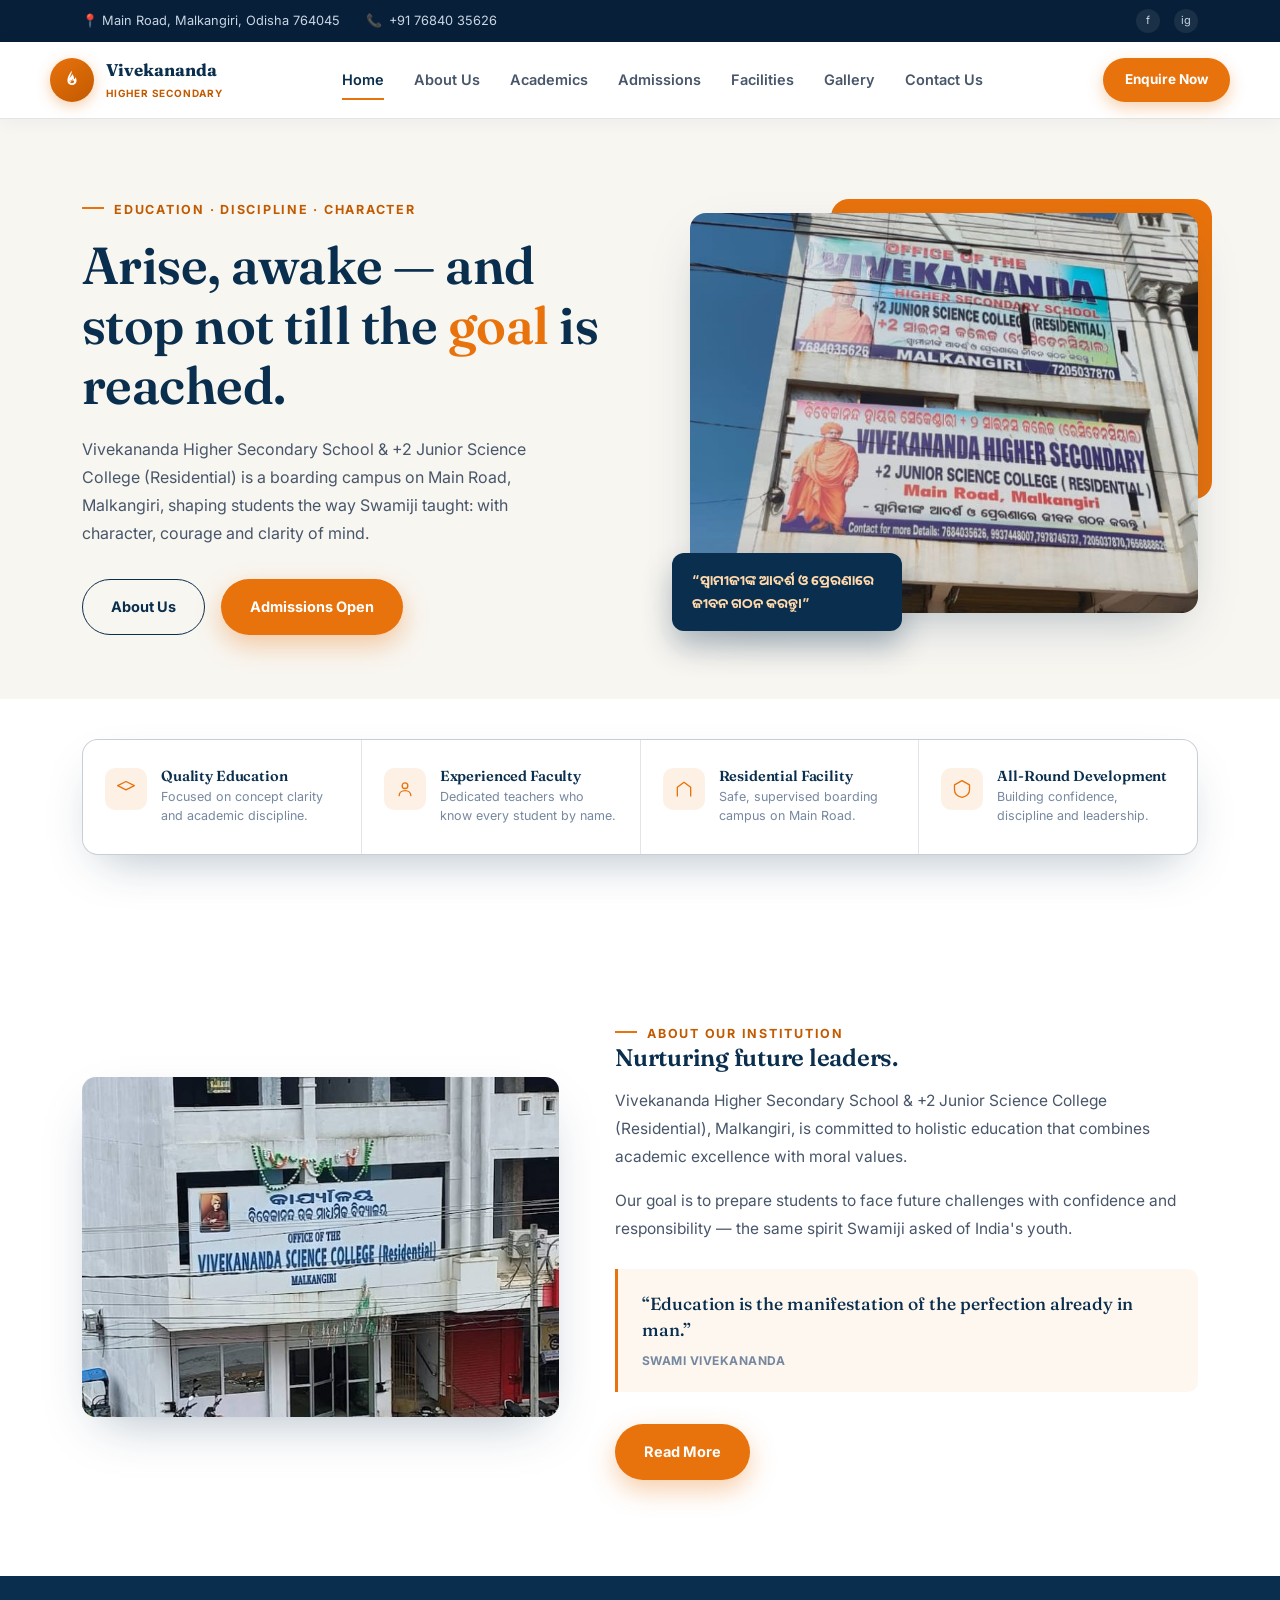
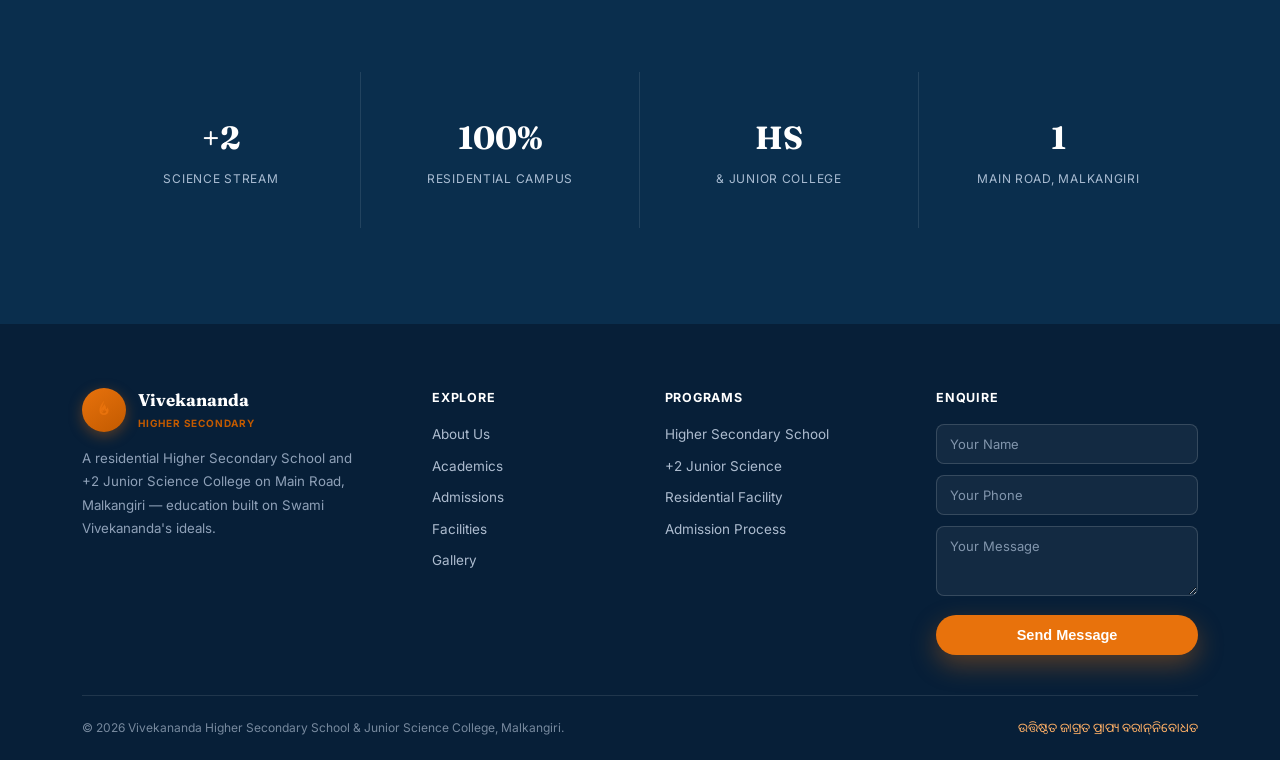
<file: index.html>
<!DOCTYPE html>
<html lang="en">
<head>
<meta charset="UTF-8">
<meta name="viewport" content="width=device-width, initial-scale=1.0">
<title>Vivekananda Higher Secondary School &amp; +2 Junior Science College | Malkangiri</title>
<meta name="description" content="Residential Higher Secondary School and Junior Science College on Main Road, Malkangiri, built on Swami Vivekananda's ideals.">
<link rel="preconnect" href="https://fonts.googleapis.com">
<link rel="preconnect" href="https://fonts.gstatic.com" crossorigin>
<link rel="stylesheet" href="style.css?v=3">
</head>
<body>
<div class="topbar">
  <div class="wrap">
    <div class="tb-left">
      <span>&#128205; Main Road, Malkangiri, Odisha 764045</span>
      <span>&#128222; <a href="tel:+917684035626">+91 76840 35626</a></span>
    </div>
    <div class="tb-right">
      <a href="#" aria-label="Facebook">f</a>
      <a href="#" aria-label="Instagram">ig</a>
    </div>
  </div>
</div>

<header class="site">
  <div class="wrap navrow">
    <a href="index.html" class="brand">
      <span class="brand-mark">
        <svg viewBox="0 0 24 24" width="22" height="22" fill="none"><path d="M12 2C12 2 7 7.5 7 12.5C7 15.5 9 17.5 12 17.5C15 17.5 17 15.5 17 12.5C17 10.8 16.2 9.6 15.4 8.6C15.6 10 15 11 14 11.2C14.6 9 13.5 7 12 5.5C12.2 7 11 8 10 9.2C9.3 10 9 11 9 12C9 13.5 10.2 14.5 11.5 14.3C10.5 13.6 10.3 12.6 10.8 11.7C11.2 12.6 12 13 12.7 12.5C12.3 11.8 12.5 11 13 10.5C13 12 13.5 13 14.5 13.3C14.2 14.6 13.2 15.5 12 15.5C10.3 15.5 9 14.1 9 12.3C9 8.5 12 5 12 2Z" fill="white"/></svg>
      </span>
      <span class="brand-text"><span class="name">Vivekananda</span><br><span class="sub">Higher Secondary</span></span>
    </a>
    <nav class="links">
      <a href="index.html" class="active">Home</a>
      <a href="about.html">About Us</a>
      <a href="academics.html">Academics</a>
      <a href="admissions.html">Admissions</a>
      <a href="facilities.html">Facilities</a>
      <a href="gallery.html">Gallery</a>
      <a href="contact.html">Contact Us</a>
    </nav>
    <a href="admissions.html" class="nav-cta">Enquire Now</a>
    <button class="burger" id="burgerBtn" aria-label="Open menu">&#9776;</button>
  </div>
</header>

<div class="mobile-nav" id="mobileNav">
  <button class="mnav-close" id="mnavClose">&times;</button>
  <a href="index.html" class="active">Home</a>
  <a href="about.html">About Us</a>
  <a href="academics.html">Academics</a>
  <a href="admissions.html">Admissions</a>
  <a href="facilities.html">Facilities</a>
  <a href="gallery.html">Gallery</a>
  <a href="contact.html">Contact Us</a>
  <a href="admissions.html" class="nav-cta">Enquire Now</a>
</div>

<section class="hero">
  <div class="wrap">
    <div>
      <span class="eyebrow">Education &middot; Discipline &middot; Character</span>
      <h1>Arise, awake &mdash; and stop not till the <em>goal</em> is reached.</h1>
      <p class="hero-lede">Vivekananda Higher Secondary School &amp; +2 Junior Science College (Residential) is a boarding campus on Main Road, Malkangiri, shaping students the way Swamiji taught: with character, courage and clarity of mind.</p>
      <div class="hero-ctas">
        <a href="about.html" class="btn btn-ghost">About Us</a>
        <a href="admissions.html" class="btn btn-primary">Admissions Open</a>
      </div>
    </div>
    <div class="hero-visual reveal">
      <img src="campus-signage.jpg" alt="Vivekananda Higher Secondary School signage, Malkangiri">
      <div class="odia-tag">
        <p class="odia">&ldquo;ସ୍ବାମୀଜୀଙ୍କ ଆଦର୍ଶ ଓ ପ୍ରେରଣାରେ ଜୀବନ ଗଠନ କରନ୍ତୁ।&rdquo;</p>
      </div>
    </div>
  </div>
</section>

<section class="quickvals">
  <div class="wrap">
    <div class="qv-grid">
      <div class="qv-item reveal">
        <div class="ic"><svg width="20" height="20" viewBox="0 0 24 24" fill="none"><path d="M12 3 2 8l10 5 10-5-10-5Z" stroke="#e8720c" stroke-width="1.6" stroke-linejoin="round"/></svg></div>
        <div class="qv-text"><h4>Quality Education</h4><p>Focused on concept clarity and academic discipline.</p></div>
      </div>
      <div class="qv-item reveal">
        <div class="ic"><svg width="20" height="20" viewBox="0 0 24 24" fill="none"><circle cx="12" cy="8" r="3.4" stroke="#e8720c" stroke-width="1.6"/><path d="M5 20c0-3.6 3.1-6 7-6s7 2.4 7 6" stroke="#e8720c" stroke-width="1.6" stroke-linecap="round"/></svg></div>
        <div class="qv-text"><h4>Experienced Faculty</h4><p>Dedicated teachers who know every student by name.</p></div>
      </div>
      <div class="qv-item reveal">
        <div class="ic"><svg width="20" height="20" viewBox="0 0 24 24" fill="none"><path d="M4 21V10l8-6 8 6v11" stroke="#e8720c" stroke-width="1.6" stroke-linejoin="round"/></svg></div>
        <div class="qv-text"><h4>Residential Facility</h4><p>Safe, supervised boarding campus on Main Road.</p></div>
      </div>
      <div class="qv-item reveal">
        <div class="ic"><svg width="20" height="20" viewBox="0 0 24 24" fill="none"><path d="M12 2 3 7v6c0 5 4 8 9 9 5-1 9-4 9-9V7l-9-5Z" stroke="#e8720c" stroke-width="1.6" stroke-linejoin="round"/></svg></div>
        <div class="qv-text"><h4>All-Round Development</h4><p>Building confidence, discipline and leadership.</p></div>
      </div>
    </div>
  </div>
</section>

<section class="feature-split">
  <div class="wrap fs-grid">
    <img class="reveal" src="campus-main.jpg" alt="Vivekananda Science College main campus building, Malkangiri">
    <div class="fs-text reveal">
      <span class="eyebrow">About Our Institution</span>
      <h2>Nurturing future leaders.</h2>
      <p>Vivekananda Higher Secondary School &amp; +2 Junior Science College (Residential), Malkangiri, is committed to holistic education that combines academic excellence with moral values.</p>
      <p>Our goal is to prepare students to face future challenges with confidence and responsibility &mdash; the same spirit Swamiji asked of India's youth.</p>
      <div class="pullquote">
        <p>&ldquo;Education is the manifestation of the perfection already in man.&rdquo;</p>
        <span>Swami Vivekananda</span>
      </div>
      <div class="hero-ctas"><a href="about.html" class="btn btn-primary">Read More</a></div>
    </div>
  </div>
</section>

<section class="statstrip">
  <div class="wrap">
    <div class="stat reveal"><div class="n">+2</div><div class="l">Science Stream</div></div>
    <div class="stat reveal"><div class="n">100%</div><div class="l">Residential Campus</div></div>
    <div class="stat reveal"><div class="n">HS</div><div class="l">&amp; Junior College</div></div>
    <div class="stat reveal"><div class="n">1</div><div class="l">Main Road, Malkangiri</div></div>
  </div>
</section>
<footer>
  <div class="wrap">
    <div class="foot-grid">
      <div class="foot-brand">
        <a href="index.html" class="brand">
          <span class="brand-mark">
            <svg viewBox="0 0 24 24" width="22" height="22" fill="none"><path d="M12 2C12 2 7 7.5 7 12.5C7 15.5 9 17.5 12 17.5C15 17.5 17 15.5 17 12.5C17 10.8 16.2 9.6 15.4 8.6C15.6 10 15 11 14 11.2C14.6 9 13.5 7 12 5.5C12.2 7 11 8 10 9.2C9.3 10 9 11 9 12C9 13.5 10.2 14.5 11.5 14.3C10.5 13.6 10.3 12.6 10.8 11.7C11.2 12.6 12 13 12.7 12.5C12.3 11.8 12.5 11 13 10.5C13 12 13.5 13 14.5 13.3C14.2 14.6 13.2 15.5 12 15.5C10.3 15.5 9 14.1 9 12.3C9 8.5 12 5 12 2Z" fill="#e8720c"/></svg>
          </span>
          <span class="brand-text"><span class="name">Vivekananda</span><br><span class="sub">Higher Secondary</span></span>
        </a>
        <p>A residential Higher Secondary School and +2 Junior Science College on Main Road, Malkangiri &mdash; education built on Swami Vivekananda's ideals.</p>
      </div>
      <div>
        <h5>Explore</h5>
        <ul>
          <li><a href="about.html">About Us</a></li>
          <li><a href="academics.html">Academics</a></li>
          <li><a href="admissions.html">Admissions</a></li>
          <li><a href="facilities.html">Facilities</a></li>
          <li><a href="gallery.html">Gallery</a></li>
        </ul>
      </div>
      <div>
        <h5>Programs</h5>
        <ul>
          <li><a href="academics.html">Higher Secondary School</a></li>
          <li><a href="academics.html">+2 Junior Science</a></li>
          <li><a href="facilities.html">Residential Facility</a></li>
          <li><a href="admissions.html">Admission Process</a></li>
        </ul>
      </div>
      <div>
        <h5>Enquire</h5>
        <form class="enquiry-box demo-form">
          <input type="text" placeholder="Your Name" required>
          <input type="tel" placeholder="Your Phone" required>
          <textarea placeholder="Your Message"></textarea>
          <button type="submit" class="btn btn-primary">Send Message</button>
        </form>
      </div>
    </div>
    <div class="foot-bottom">
      <span>&copy; 2026 Vivekananda Higher Secondary School &amp; Junior Science College, Malkangiri.</span>
      <span class="odia">ଉତ୍ତିଷ୍ଠତ ଜାଗ୍ରତ ପ୍ରାପ୍ୟ ବରାନ୍‌ନିବୋଧତ</span>
    </div>
  </div>
</footer>
<script src="main.js"></script>
</body>
</html>
</file>
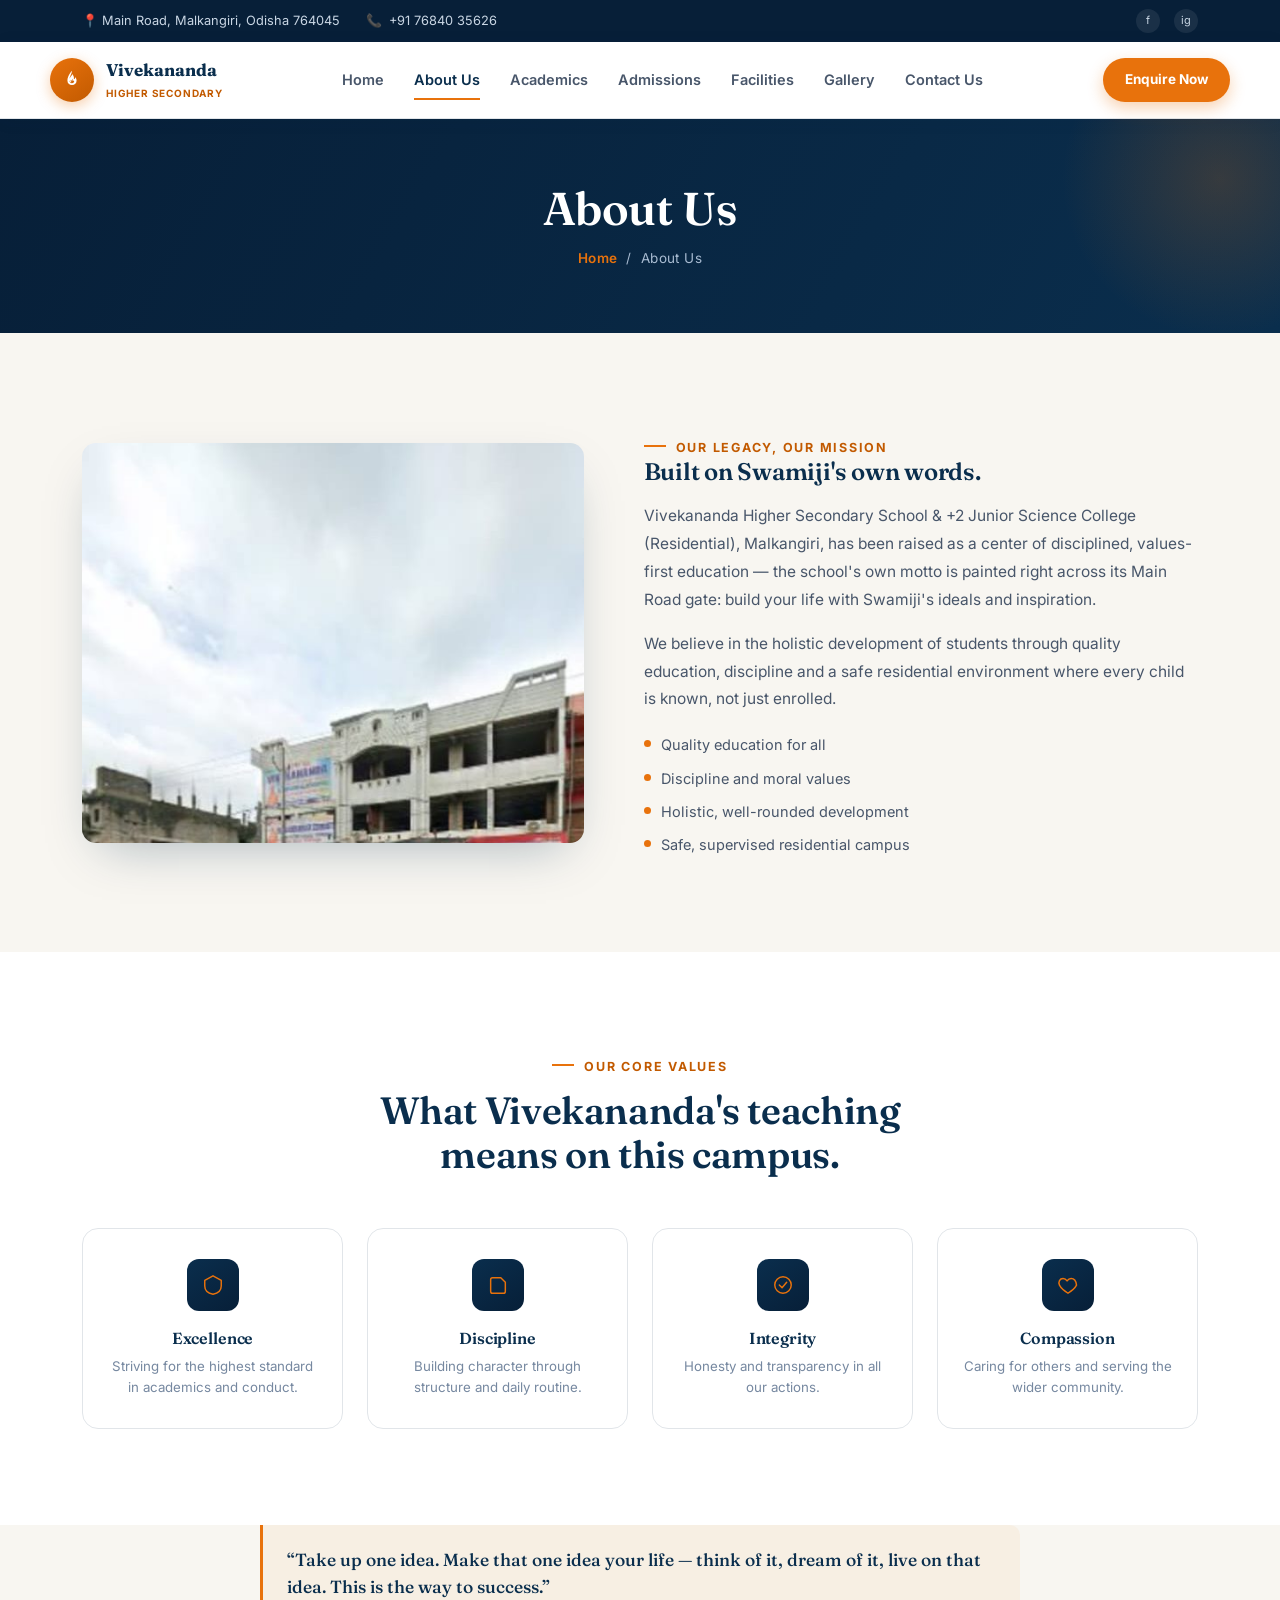
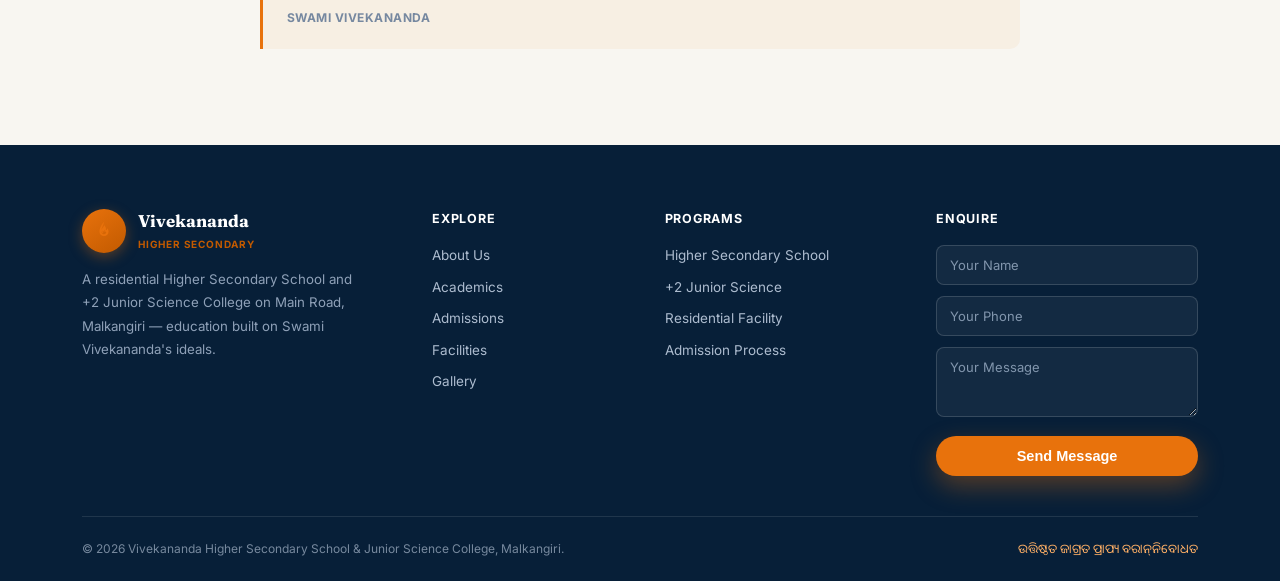
<file: about.html>
<!DOCTYPE html>
<html lang="en">
<head>
<meta charset="UTF-8">
<meta name="viewport" content="width=device-width, initial-scale=1.0">
<title>About Us | Vivekananda Higher Secondary School, Malkangiri</title>
<meta name="description" content="Our legacy and mission — Vivekananda Higher Secondary School and Junior Science College, Malkangiri.">
<link rel="preconnect" href="https://fonts.googleapis.com">
<link rel="preconnect" href="https://fonts.gstatic.com" crossorigin>
<link rel="stylesheet" href="style.css?v=3">
</head>
<body>
<div class="topbar">
  <div class="wrap">
    <div class="tb-left">
      <span>&#128205; Main Road, Malkangiri, Odisha 764045</span>
      <span>&#128222; <a href="tel:+917684035626">+91 76840 35626</a></span>
    </div>
    <div class="tb-right">
      <a href="#" aria-label="Facebook">f</a>
      <a href="#" aria-label="Instagram">ig</a>
    </div>
  </div>
</div>

<header class="site">
  <div class="wrap navrow">
    <a href="index.html" class="brand">
      <span class="brand-mark">
        <svg viewBox="0 0 24 24" width="22" height="22" fill="none"><path d="M12 2C12 2 7 7.5 7 12.5C7 15.5 9 17.5 12 17.5C15 17.5 17 15.5 17 12.5C17 10.8 16.2 9.6 15.4 8.6C15.6 10 15 11 14 11.2C14.6 9 13.5 7 12 5.5C12.2 7 11 8 10 9.2C9.3 10 9 11 9 12C9 13.5 10.2 14.5 11.5 14.3C10.5 13.6 10.3 12.6 10.8 11.7C11.2 12.6 12 13 12.7 12.5C12.3 11.8 12.5 11 13 10.5C13 12 13.5 13 14.5 13.3C14.2 14.6 13.2 15.5 12 15.5C10.3 15.5 9 14.1 9 12.3C9 8.5 12 5 12 2Z" fill="white"/></svg>
      </span>
      <span class="brand-text"><span class="name">Vivekananda</span><br><span class="sub">Higher Secondary</span></span>
    </a>
    <nav class="links">
      <a href="index.html">Home</a>
      <a href="about.html" class="active">About Us</a>
      <a href="academics.html">Academics</a>
      <a href="admissions.html">Admissions</a>
      <a href="facilities.html">Facilities</a>
      <a href="gallery.html">Gallery</a>
      <a href="contact.html">Contact Us</a>
    </nav>
    <a href="admissions.html" class="nav-cta">Enquire Now</a>
    <button class="burger" id="burgerBtn" aria-label="Open menu">&#9776;</button>
  </div>
</header>

<div class="mobile-nav" id="mobileNav">
  <button class="mnav-close" id="mnavClose">&times;</button>
  <a href="index.html">Home</a>
  <a href="about.html" class="active">About Us</a>
  <a href="academics.html">Academics</a>
  <a href="admissions.html">Admissions</a>
  <a href="facilities.html">Facilities</a>
  <a href="gallery.html">Gallery</a>
  <a href="contact.html">Contact Us</a>
  <a href="admissions.html" class="nav-cta">Enquire Now</a>
</div>
<section class="pagehero">
  <div class="wrap">
    <h1>About Us</h1>
    <p class="crumb"><a href="index.html">Home</a> &nbsp;/&nbsp; About Us</p>
  </div>
</section>

<section class="legacy">
  <div class="wrap legacy-grid">
    <img class="reveal" src="campus-street.jpg" alt="Vivekananda Higher Secondary School building on Main Road, Malkangiri">
    <div class="legacy-text reveal">
      <span class="eyebrow">Our Legacy, Our Mission</span>
      <h2>Built on Swamiji's own words.</h2>
      <p>Vivekananda Higher Secondary School &amp; +2 Junior Science College (Residential), Malkangiri, has been raised as a center of disciplined, values-first education &mdash; the school's own motto is painted right across its Main Road gate: build your life with Swamiji's ideals and inspiration.</p>
      <p>We believe in the holistic development of students through quality education, discipline and a safe residential environment where every child is known, not just enrolled.</p>
      <ul class="legacy-list">
        <li><span class="dot"></span>Quality education for all</li>
        <li><span class="dot"></span>Discipline and moral values</li>
        <li><span class="dot"></span>Holistic, well-rounded development</li>
        <li><span class="dot"></span>Safe, supervised residential campus</li>
      </ul>
    </div>
  </div>
</section>

<section class="values" style="background:var(--white);">
  <div class="wrap">
    <div class="section-head reveal">
      <span class="eyebrow">Our Core Values</span>
      <h2>What Vivekananda's teaching means on this campus.</h2>
    </div>
    <div class="card-grid cols-4">
      <div class="value-card reveal">
        <div class="ic"><svg width="22" height="22" viewBox="0 0 24 24" fill="none"><path d="M12 2 3 7v6c0 5 4 8 9 9 5-1 9-4 9-9V7l-9-5Z" stroke="#e8720c" stroke-width="1.6" stroke-linejoin="round"/></svg></div>
        <h4>Excellence</h4>
        <p>Striving for the highest standard in academics and conduct.</p>
      </div>
      <div class="value-card reveal">
        <div class="ic"><svg width="22" height="22" viewBox="0 0 24 24" fill="none"><path d="M4 19V6a2 2 0 0 1 2-2h9l5 5v10a2 2 0 0 1-2 2H6a2 2 0 0 1-2-2Z" stroke="#e8720c" stroke-width="1.6"/></svg></div>
        <h4>Discipline</h4>
        <p>Building character through structure and daily routine.</p>
      </div>
      <div class="value-card reveal">
        <div class="ic"><svg width="22" height="22" viewBox="0 0 24 24" fill="none"><circle cx="12" cy="12" r="9" stroke="#e8720c" stroke-width="1.6"/><path d="M8 12l3 3 5-6" stroke="#e8720c" stroke-width="1.6" stroke-linecap="round" stroke-linejoin="round"/></svg></div>
        <h4>Integrity</h4>
        <p>Honesty and transparency in all our actions.</p>
      </div>
      <div class="value-card reveal">
        <div class="ic"><svg width="22" height="22" viewBox="0 0 24 24" fill="none"><path d="M12 21s-7-4.4-9.3-8.8C1.1 8.6 3 5 6.6 5c2 0 3.4 1.1 4.4 2.6C12 6.1 13.4 5 15.4 5 19 5 20.9 8.6 21.3 12.2 19 16.6 12 21 12 21Z" stroke="#e8720c" stroke-width="1.6" stroke-linejoin="round"/></svg></div>
        <h4>Compassion</h4>
        <p>Caring for others and serving the wider community.</p>
      </div>
    </div>
  </div>
</section>

<section style="background:var(--paper);padding-top:0;padding-bottom:96px;">
  <div class="wrap">
    <div class="pullquote reveal" style="max-width:760px;margin:0 auto;text-align:left;">
      <p>&ldquo;Take up one idea. Make that one idea your life &mdash; think of it, dream of it, live on that idea. This is the way to success.&rdquo;</p>
      <span>Swami Vivekananda</span>
    </div>
  </div>
</section>
<footer>
  <div class="wrap">
    <div class="foot-grid">
      <div class="foot-brand">
        <a href="index.html" class="brand">
          <span class="brand-mark">
            <svg viewBox="0 0 24 24" width="22" height="22" fill="none"><path d="M12 2C12 2 7 7.5 7 12.5C7 15.5 9 17.5 12 17.5C15 17.5 17 15.5 17 12.5C17 10.8 16.2 9.6 15.4 8.6C15.6 10 15 11 14 11.2C14.6 9 13.5 7 12 5.5C12.2 7 11 8 10 9.2C9.3 10 9 11 9 12C9 13.5 10.2 14.5 11.5 14.3C10.5 13.6 10.3 12.6 10.8 11.7C11.2 12.6 12 13 12.7 12.5C12.3 11.8 12.5 11 13 10.5C13 12 13.5 13 14.5 13.3C14.2 14.6 13.2 15.5 12 15.5C10.3 15.5 9 14.1 9 12.3C9 8.5 12 5 12 2Z" fill="#e8720c"/></svg>
          </span>
          <span class="brand-text"><span class="name">Vivekananda</span><br><span class="sub">Higher Secondary</span></span>
        </a>
        <p>A residential Higher Secondary School and +2 Junior Science College on Main Road, Malkangiri &mdash; education built on Swami Vivekananda's ideals.</p>
      </div>
      <div>
        <h5>Explore</h5>
        <ul>
          <li><a href="about.html">About Us</a></li>
          <li><a href="academics.html">Academics</a></li>
          <li><a href="admissions.html">Admissions</a></li>
          <li><a href="facilities.html">Facilities</a></li>
          <li><a href="gallery.html">Gallery</a></li>
        </ul>
      </div>
      <div>
        <h5>Programs</h5>
        <ul>
          <li><a href="academics.html">Higher Secondary School</a></li>
          <li><a href="academics.html">+2 Junior Science</a></li>
          <li><a href="facilities.html">Residential Facility</a></li>
          <li><a href="admissions.html">Admission Process</a></li>
        </ul>
      </div>
      <div>
        <h5>Enquire</h5>
        <form class="enquiry-box demo-form">
          <input type="text" placeholder="Your Name" required>
          <input type="tel" placeholder="Your Phone" required>
          <textarea placeholder="Your Message"></textarea>
          <button type="submit" class="btn btn-primary">Send Message</button>
        </form>
      </div>
    </div>
    <div class="foot-bottom">
      <span>&copy; 2026 Vivekananda Higher Secondary School &amp; Junior Science College, Malkangiri.</span>
      <span class="odia">ଉତ୍ତିଷ୍ଠତ ଜାଗ୍ରତ ପ୍ରାପ୍ୟ ବରାନ୍‌ନିବୋଧତ</span>
    </div>
  </div>
</footer>
<script src="main.js"></script>
</body>
</html>
</file>
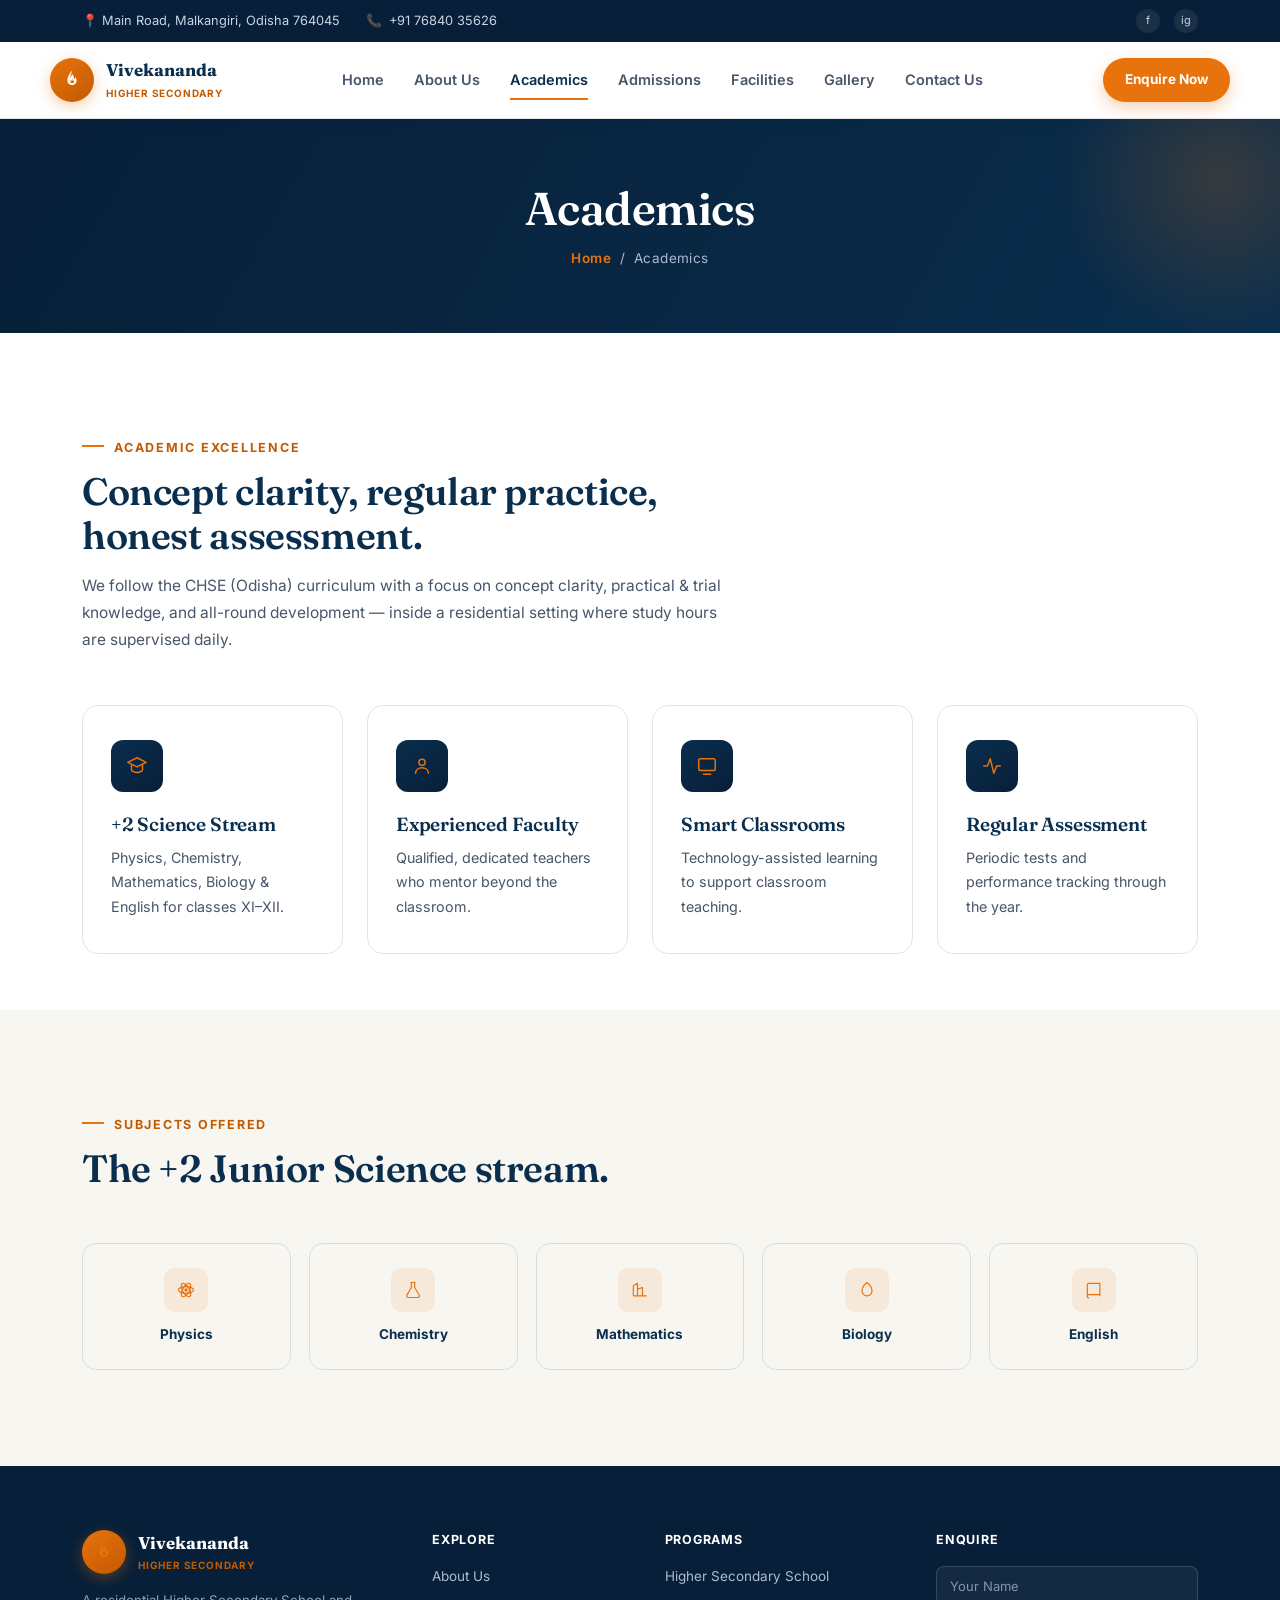
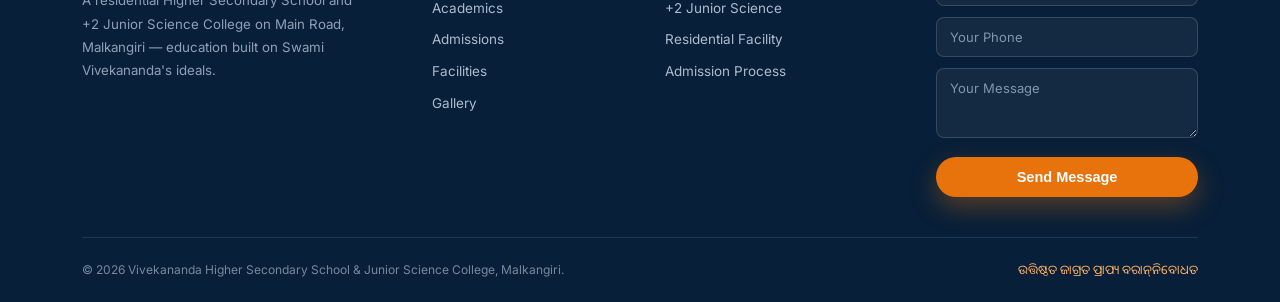
<file: academics.html>
<!DOCTYPE html>
<html lang="en">
<head>
<meta charset="UTF-8">
<meta name="viewport" content="width=device-width, initial-scale=1.0">
<title>Academics | Vivekananda Higher Secondary School, Malkangiri</title>
<meta name="description" content="Academic programs, faculty and subjects offered at Vivekananda Higher Secondary School and Junior Science College, Malkangiri.">
<link rel="preconnect" href="https://fonts.googleapis.com">
<link rel="preconnect" href="https://fonts.gstatic.com" crossorigin>
<link rel="stylesheet" href="style.css?v=3">
</head>
<body>
<div class="topbar">
  <div class="wrap">
    <div class="tb-left">
      <span>&#128205; Main Road, Malkangiri, Odisha 764045</span>
      <span>&#128222; <a href="tel:+917684035626">+91 76840 35626</a></span>
    </div>
    <div class="tb-right">
      <a href="#" aria-label="Facebook">f</a>
      <a href="#" aria-label="Instagram">ig</a>
    </div>
  </div>
</div>

<header class="site">
  <div class="wrap navrow">
    <a href="index.html" class="brand">
      <span class="brand-mark">
        <svg viewBox="0 0 24 24" width="22" height="22" fill="none"><path d="M12 2C12 2 7 7.5 7 12.5C7 15.5 9 17.5 12 17.5C15 17.5 17 15.5 17 12.5C17 10.8 16.2 9.6 15.4 8.6C15.6 10 15 11 14 11.2C14.6 9 13.5 7 12 5.5C12.2 7 11 8 10 9.2C9.3 10 9 11 9 12C9 13.5 10.2 14.5 11.5 14.3C10.5 13.6 10.3 12.6 10.8 11.7C11.2 12.6 12 13 12.7 12.5C12.3 11.8 12.5 11 13 10.5C13 12 13.5 13 14.5 13.3C14.2 14.6 13.2 15.5 12 15.5C10.3 15.5 9 14.1 9 12.3C9 8.5 12 5 12 2Z" fill="white"/></svg>
      </span>
      <span class="brand-text"><span class="name">Vivekananda</span><br><span class="sub">Higher Secondary</span></span>
    </a>
    <nav class="links">
      <a href="index.html">Home</a>
      <a href="about.html">About Us</a>
      <a href="academics.html" class="active">Academics</a>
      <a href="admissions.html">Admissions</a>
      <a href="facilities.html">Facilities</a>
      <a href="gallery.html">Gallery</a>
      <a href="contact.html">Contact Us</a>
    </nav>
    <a href="admissions.html" class="nav-cta">Enquire Now</a>
    <button class="burger" id="burgerBtn" aria-label="Open menu">&#9776;</button>
  </div>
</header>

<div class="mobile-nav" id="mobileNav">
  <button class="mnav-close" id="mnavClose">&times;</button>
  <a href="index.html">Home</a>
  <a href="about.html">About Us</a>
  <a href="academics.html" class="active">Academics</a>
  <a href="admissions.html">Admissions</a>
  <a href="facilities.html">Facilities</a>
  <a href="gallery.html">Gallery</a>
  <a href="contact.html">Contact Us</a>
  <a href="admissions.html" class="nav-cta">Enquire Now</a>
</div>
<section class="pagehero">
  <div class="wrap">
    <h1>Academics</h1>
    <p class="crumb"><a href="index.html">Home</a> &nbsp;/&nbsp; Academics</p>
  </div>
</section>

<section style="padding-bottom:56px;">
  <div class="wrap">
    <div class="section-head left reveal">
      <span class="eyebrow">Academic Excellence</span>
      <h2>Concept clarity, regular practice, honest assessment.</h2>
      <p>We follow the CHSE (Odisha) curriculum with a focus on concept clarity, practical &amp; trial knowledge, and all-round development &mdash; inside a residential setting where study hours are supervised daily.</p>
    </div>
    <div class="card-grid cols-4">
      <div class="prog-card reveal">
        <div class="icn"><svg width="22" height="22" viewBox="0 0 24 24" fill="none"><path d="M12 3 2 8l10 5 10-5-10-5Z" stroke="#e8720c" stroke-width="1.6" stroke-linejoin="round"/><path d="M6 10.5V16c0 1.5 3 3 6 3s6-1.5 6-3v-5.5" stroke="#e8720c" stroke-width="1.6"/></svg></div>
        <h3>+2 Science Stream</h3>
        <p>Physics, Chemistry, Mathematics, Biology &amp; English for classes XI&ndash;XII.</p>
      </div>
      <div class="prog-card reveal">
        <div class="icn"><svg width="22" height="22" viewBox="0 0 24 24" fill="none"><circle cx="12" cy="8" r="3.4" stroke="#e8720c" stroke-width="1.6"/><path d="M5 20c0-3.6 3.1-6 7-6s7 2.4 7 6" stroke="#e8720c" stroke-width="1.6" stroke-linecap="round"/></svg></div>
        <h3>Experienced Faculty</h3>
        <p>Qualified, dedicated teachers who mentor beyond the classroom.</p>
      </div>
      <div class="prog-card reveal">
        <div class="icn"><svg width="22" height="22" viewBox="0 0 24 24" fill="none"><rect x="3" y="4" width="18" height="13" rx="2" stroke="#e8720c" stroke-width="1.6"/><path d="M8 21h8" stroke="#e8720c" stroke-width="1.6" stroke-linecap="round"/></svg></div>
        <h3>Smart Classrooms</h3>
        <p>Technology-assisted learning to support classroom teaching.</p>
      </div>
      <div class="prog-card reveal">
        <div class="icn"><svg width="22" height="22" viewBox="0 0 24 24" fill="none"><path d="M3 12h4l3-8 4 16 3-8h4" stroke="#e8720c" stroke-width="1.6" stroke-linecap="round" stroke-linejoin="round"/></svg></div>
        <h3>Regular Assessment</h3>
        <p>Periodic tests and performance tracking through the year.</p>
      </div>
    </div>
  </div>
</section>

<section style="background:var(--paper);">
  <div class="wrap">
    <div class="section-head left reveal">
      <span class="eyebrow">Subjects Offered</span>
      <h2>The +2 Junior Science stream.</h2>
    </div>
    <div class="subject-grid">
      <div class="subj-card reveal"><div class="ic"><svg width="20" height="20" viewBox="0 0 24 24" fill="none"><circle cx="12" cy="12" r="2" fill="#e8720c"/><ellipse cx="12" cy="12" rx="9" ry="4" stroke="#e8720c" stroke-width="1.4"/><ellipse cx="12" cy="12" rx="9" ry="4" stroke="#e8720c" stroke-width="1.4" transform="rotate(60 12 12)"/><ellipse cx="12" cy="12" rx="9" ry="4" stroke="#e8720c" stroke-width="1.4" transform="rotate(120 12 12)"/></svg></div><h5>Physics</h5></div>
      <div class="subj-card reveal"><div class="ic"><svg width="20" height="20" viewBox="0 0 24 24" fill="none"><path d="M9 3h6M10 3v6l-5.5 9.5A2 2 0 0 0 6.2 21h11.6a2 2 0 0 0 1.7-3L14 9V3" stroke="#e8720c" stroke-width="1.4" stroke-linejoin="round"/></svg></div><h5>Chemistry</h5></div>
      <div class="subj-card reveal"><div class="ic"><svg width="20" height="20" viewBox="0 0 24 24" fill="none"><path d="M4 19h16M4 19V7l5-3v15M9 19V11l6-2v10" stroke="#e8720c" stroke-width="1.4" stroke-linejoin="round"/></svg></div><h5>Mathematics</h5></div>
      <div class="subj-card reveal"><div class="ic"><svg width="20" height="20" viewBox="0 0 24 24" fill="none"><path d="M12 3c-4 3-6 6-6 10a6 6 0 0 0 12 0c0-4-2-7-6-10Z" stroke="#e8720c" stroke-width="1.4" stroke-linejoin="round"/></svg></div><h5>Biology</h5></div>
      <div class="subj-card reveal"><div class="ic"><svg width="20" height="20" viewBox="0 0 24 24" fill="none"><path d="M4 19.5V6a2 2 0 0 1 2-2h13v15.5" stroke="#e8720c" stroke-width="1.4"/><path d="M6 21.5a2 2 0 0 1 0-4h13" stroke="#e8720c" stroke-width="1.4"/></svg></div><h5>English</h5></div>
    </div>
  </div>
</section>
<footer>
  <div class="wrap">
    <div class="foot-grid">
      <div class="foot-brand">
        <a href="index.html" class="brand">
          <span class="brand-mark">
            <svg viewBox="0 0 24 24" width="22" height="22" fill="none"><path d="M12 2C12 2 7 7.5 7 12.5C7 15.5 9 17.5 12 17.5C15 17.5 17 15.5 17 12.5C17 10.8 16.2 9.6 15.4 8.6C15.6 10 15 11 14 11.2C14.6 9 13.5 7 12 5.5C12.2 7 11 8 10 9.2C9.3 10 9 11 9 12C9 13.5 10.2 14.5 11.5 14.3C10.5 13.6 10.3 12.6 10.8 11.7C11.2 12.6 12 13 12.7 12.5C12.3 11.8 12.5 11 13 10.5C13 12 13.5 13 14.5 13.3C14.2 14.6 13.2 15.5 12 15.5C10.3 15.5 9 14.1 9 12.3C9 8.5 12 5 12 2Z" fill="#e8720c"/></svg>
          </span>
          <span class="brand-text"><span class="name">Vivekananda</span><br><span class="sub">Higher Secondary</span></span>
        </a>
        <p>A residential Higher Secondary School and +2 Junior Science College on Main Road, Malkangiri &mdash; education built on Swami Vivekananda's ideals.</p>
      </div>
      <div>
        <h5>Explore</h5>
        <ul>
          <li><a href="about.html">About Us</a></li>
          <li><a href="academics.html">Academics</a></li>
          <li><a href="admissions.html">Admissions</a></li>
          <li><a href="facilities.html">Facilities</a></li>
          <li><a href="gallery.html">Gallery</a></li>
        </ul>
      </div>
      <div>
        <h5>Programs</h5>
        <ul>
          <li><a href="academics.html">Higher Secondary School</a></li>
          <li><a href="academics.html">+2 Junior Science</a></li>
          <li><a href="facilities.html">Residential Facility</a></li>
          <li><a href="admissions.html">Admission Process</a></li>
        </ul>
      </div>
      <div>
        <h5>Enquire</h5>
        <form class="enquiry-box demo-form">
          <input type="text" placeholder="Your Name" required>
          <input type="tel" placeholder="Your Phone" required>
          <textarea placeholder="Your Message"></textarea>
          <button type="submit" class="btn btn-primary">Send Message</button>
        </form>
      </div>
    </div>
    <div class="foot-bottom">
      <span>&copy; 2026 Vivekananda Higher Secondary School &amp; Junior Science College, Malkangiri.</span>
      <span class="odia">ଉତ୍ତିଷ୍ଠତ ଜାଗ୍ରତ ପ୍ରାପ୍ୟ ବରାନ୍‌ନିବୋଧତ</span>
    </div>
  </div>
</footer>
<script src="main.js"></script>
</body>
</html>
</file>
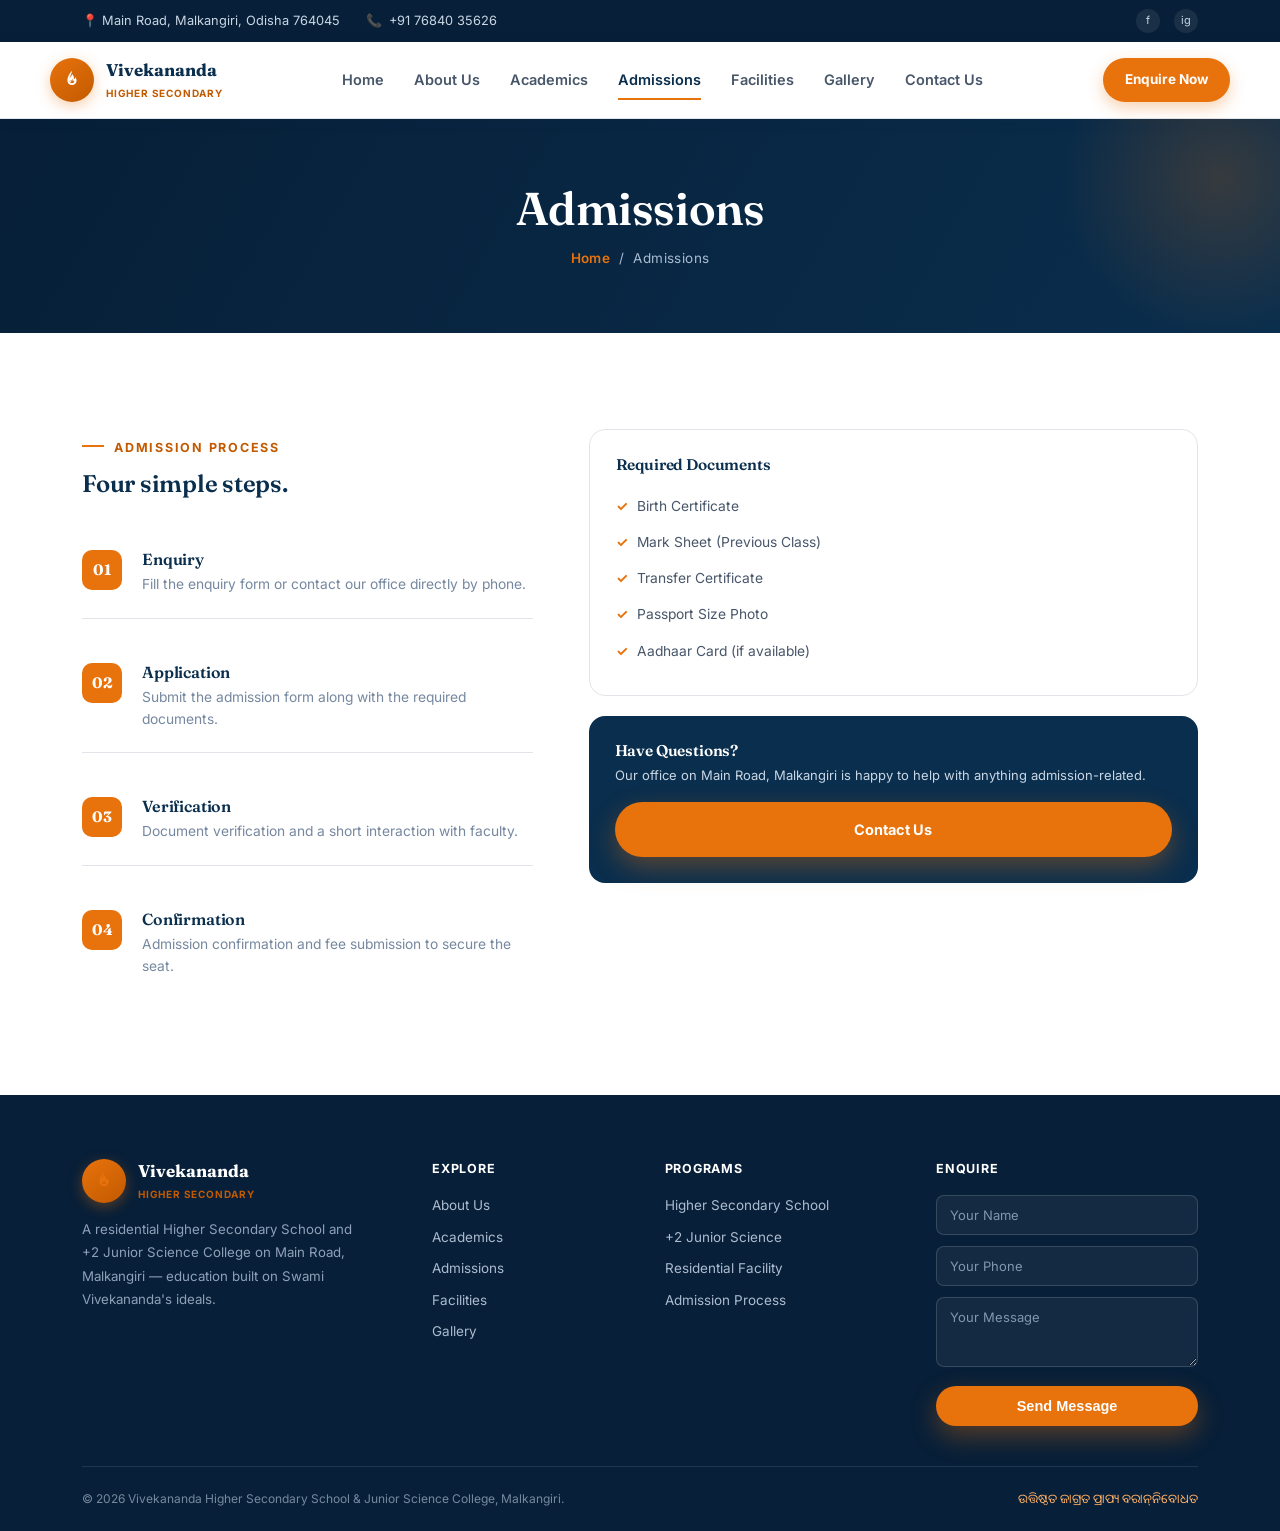
<file: admissions.html>
<!DOCTYPE html>
<html lang="en">
<head>
<meta charset="UTF-8">
<meta name="viewport" content="width=device-width, initial-scale=1.0">
<title>Admissions | Vivekananda Higher Secondary School, Malkangiri</title>
<meta name="description" content="Admission process and required documents for Vivekananda Higher Secondary School and Junior Science College, Malkangiri.">
<link rel="preconnect" href="https://fonts.googleapis.com">
<link rel="preconnect" href="https://fonts.gstatic.com" crossorigin>
<link rel="stylesheet" href="style.css?v=3">
</head>
<body>
<div class="topbar">
  <div class="wrap">
    <div class="tb-left">
      <span>&#128205; Main Road, Malkangiri, Odisha 764045</span>
      <span>&#128222; <a href="tel:+917684035626">+91 76840 35626</a></span>
    </div>
    <div class="tb-right">
      <a href="#" aria-label="Facebook">f</a>
      <a href="#" aria-label="Instagram">ig</a>
    </div>
  </div>
</div>

<header class="site">
  <div class="wrap navrow">
    <a href="index.html" class="brand">
      <span class="brand-mark">
        <svg viewBox="0 0 24 24" width="22" height="22" fill="none"><path d="M12 2C12 2 7 7.5 7 12.5C7 15.5 9 17.5 12 17.5C15 17.5 17 15.5 17 12.5C17 10.8 16.2 9.6 15.4 8.6C15.6 10 15 11 14 11.2C14.6 9 13.5 7 12 5.5C12.2 7 11 8 10 9.2C9.3 10 9 11 9 12C9 13.5 10.2 14.5 11.5 14.3C10.5 13.6 10.3 12.6 10.8 11.7C11.2 12.6 12 13 12.7 12.5C12.3 11.8 12.5 11 13 10.5C13 12 13.5 13 14.5 13.3C14.2 14.6 13.2 15.5 12 15.5C10.3 15.5 9 14.1 9 12.3C9 8.5 12 5 12 2Z" fill="white"/></svg>
      </span>
      <span class="brand-text"><span class="name">Vivekananda</span><br><span class="sub">Higher Secondary</span></span>
    </a>
    <nav class="links">
      <a href="index.html">Home</a>
      <a href="about.html">About Us</a>
      <a href="academics.html">Academics</a>
      <a href="admissions.html" class="active">Admissions</a>
      <a href="facilities.html">Facilities</a>
      <a href="gallery.html">Gallery</a>
      <a href="contact.html">Contact Us</a>
    </nav>
    <a href="admissions.html" class="nav-cta">Enquire Now</a>
    <button class="burger" id="burgerBtn" aria-label="Open menu">&#9776;</button>
  </div>
</header>

<div class="mobile-nav" id="mobileNav">
  <button class="mnav-close" id="mnavClose">&times;</button>
  <a href="index.html">Home</a>
  <a href="about.html">About Us</a>
  <a href="academics.html">Academics</a>
  <a href="admissions.html" class="active">Admissions</a>
  <a href="facilities.html">Facilities</a>
  <a href="gallery.html">Gallery</a>
  <a href="contact.html">Contact Us</a>
  <a href="admissions.html" class="nav-cta">Enquire Now</a>
</div>
<section class="pagehero">
  <div class="wrap">
    <h1>Admissions</h1>
    <p class="crumb"><a href="index.html">Home</a> &nbsp;/&nbsp; Admissions</p>
  </div>
</section>

<section>
  <div class="wrap contact-grid">
    <div>
      <span class="eyebrow">Admission Process</span>
      <h2 style="margin-top:12px;margin-bottom:30px;">Four simple steps.</h2>
      <div class="steps">
        <div class="step reveal">
          <div class="snum">01</div>
          <div class="qv-text"><h4>Enquiry</h4><p>Fill the enquiry form or contact our office directly by phone.</p></div>
        </div>
        <div class="step reveal">
          <div class="snum">02</div>
          <div class="qv-text"><h4>Application</h4><p>Submit the admission form along with the required documents.</p></div>
        </div>
        <div class="step reveal">
          <div class="snum">03</div>
          <div class="qv-text"><h4>Verification</h4><p>Document verification and a short interaction with faculty.</p></div>
        </div>
        <div class="step reveal">
          <div class="snum">04</div>
          <div class="qv-text"><h4>Confirmation</h4><p>Admission confirmation and fee submission to secure the seat.</p></div>
        </div>
      </div>
    </div>
    <div class="admit-side">
      <div class="doc-card reveal">
        <h4>Required Documents</h4>
        <ul>
          <li>Birth Certificate</li>
          <li>Mark Sheet (Previous Class)</li>
          <li>Transfer Certificate</li>
          <li>Passport Size Photo</li>
          <li>Aadhaar Card (if available)</li>
        </ul>
      </div>
      <div class="cta-card reveal">
        <h4>Have Questions?</h4>
        <p>Our office on Main Road, Malkangiri is happy to help with anything admission-related.</p>
        <a href="contact.html" class="btn btn-primary">Contact Us</a>
      </div>
    </div>
  </div>
</section>
<footer>
  <div class="wrap">
    <div class="foot-grid">
      <div class="foot-brand">
        <a href="index.html" class="brand">
          <span class="brand-mark">
            <svg viewBox="0 0 24 24" width="22" height="22" fill="none"><path d="M12 2C12 2 7 7.5 7 12.5C7 15.5 9 17.5 12 17.5C15 17.5 17 15.5 17 12.5C17 10.8 16.2 9.6 15.4 8.6C15.6 10 15 11 14 11.2C14.6 9 13.5 7 12 5.5C12.2 7 11 8 10 9.2C9.3 10 9 11 9 12C9 13.5 10.2 14.5 11.5 14.3C10.5 13.6 10.3 12.6 10.8 11.7C11.2 12.6 12 13 12.7 12.5C12.3 11.8 12.5 11 13 10.5C13 12 13.5 13 14.5 13.3C14.2 14.6 13.2 15.5 12 15.5C10.3 15.5 9 14.1 9 12.3C9 8.5 12 5 12 2Z" fill="#e8720c"/></svg>
          </span>
          <span class="brand-text"><span class="name">Vivekananda</span><br><span class="sub">Higher Secondary</span></span>
        </a>
        <p>A residential Higher Secondary School and +2 Junior Science College on Main Road, Malkangiri &mdash; education built on Swami Vivekananda's ideals.</p>
      </div>
      <div>
        <h5>Explore</h5>
        <ul>
          <li><a href="about.html">About Us</a></li>
          <li><a href="academics.html">Academics</a></li>
          <li><a href="admissions.html">Admissions</a></li>
          <li><a href="facilities.html">Facilities</a></li>
          <li><a href="gallery.html">Gallery</a></li>
        </ul>
      </div>
      <div>
        <h5>Programs</h5>
        <ul>
          <li><a href="academics.html">Higher Secondary School</a></li>
          <li><a href="academics.html">+2 Junior Science</a></li>
          <li><a href="facilities.html">Residential Facility</a></li>
          <li><a href="admissions.html">Admission Process</a></li>
        </ul>
      </div>
      <div>
        <h5>Enquire</h5>
        <form class="enquiry-box demo-form">
          <input type="text" placeholder="Your Name" required>
          <input type="tel" placeholder="Your Phone" required>
          <textarea placeholder="Your Message"></textarea>
          <button type="submit" class="btn btn-primary">Send Message</button>
        </form>
      </div>
    </div>
    <div class="foot-bottom">
      <span>&copy; 2026 Vivekananda Higher Secondary School &amp; Junior Science College, Malkangiri.</span>
      <span class="odia">ଉତ୍ତିଷ୍ଠତ ଜାଗ୍ରତ ପ୍ରାପ୍ୟ ବରାନ୍‌ନିବୋଧତ</span>
    </div>
  </div>
</footer>
<script src="main.js"></script>
</body>
</html>
</file>
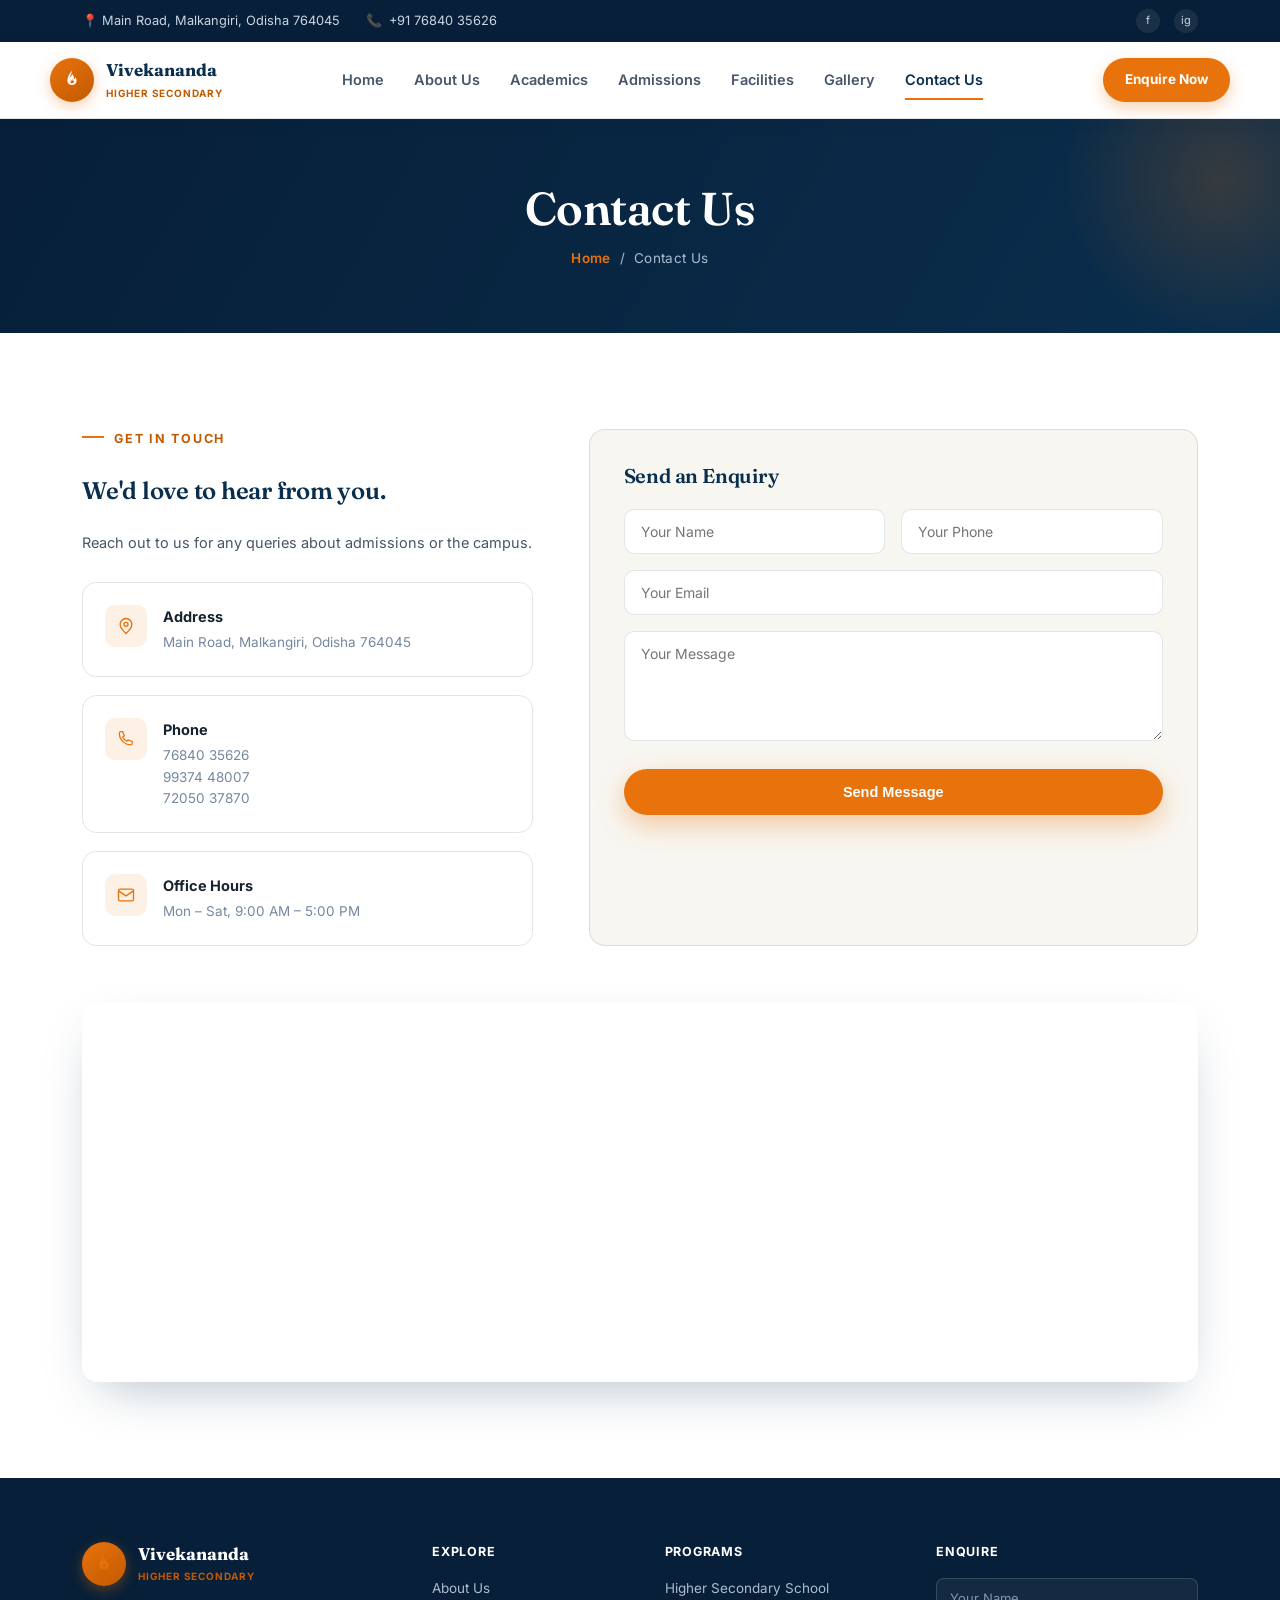
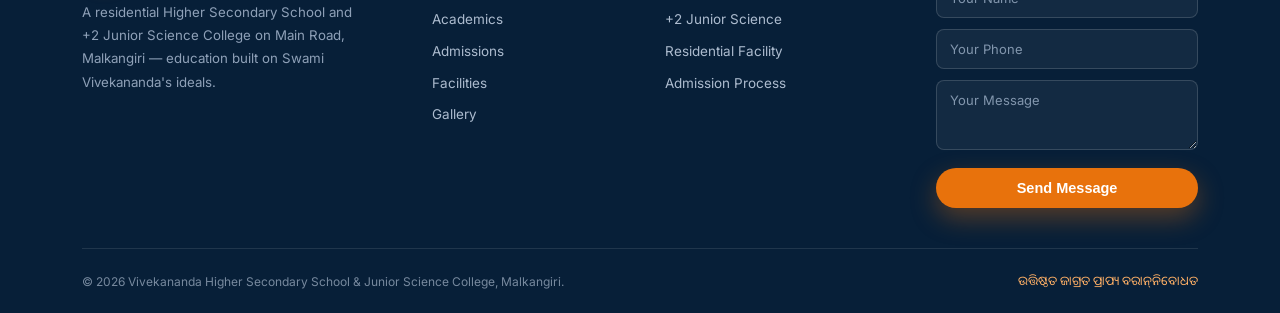
<file: contact.html>
<!DOCTYPE html>
<html lang="en">
<head>
<meta charset="UTF-8">
<meta name="viewport" content="width=device-width, initial-scale=1.0">
<title>Contact Us | Vivekananda Higher Secondary School, Malkangiri</title>
<meta name="description" content="Contact Vivekananda Higher Secondary School and Junior Science College, Main Road, Malkangiri.">
<link rel="preconnect" href="https://fonts.googleapis.com">
<link rel="preconnect" href="https://fonts.gstatic.com" crossorigin>
<link rel="stylesheet" href="style.css?v=3">
</head>
<body>
<div class="topbar">
  <div class="wrap">
    <div class="tb-left">
      <span>&#128205; Main Road, Malkangiri, Odisha 764045</span>
      <span>&#128222; <a href="tel:+917684035626">+91 76840 35626</a></span>
    </div>
    <div class="tb-right">
      <a href="#" aria-label="Facebook">f</a>
      <a href="#" aria-label="Instagram">ig</a>
    </div>
  </div>
</div>

<header class="site">
  <div class="wrap navrow">
    <a href="index.html" class="brand">
      <span class="brand-mark">
        <svg viewBox="0 0 24 24" width="22" height="22" fill="none"><path d="M12 2C12 2 7 7.5 7 12.5C7 15.5 9 17.5 12 17.5C15 17.5 17 15.5 17 12.5C17 10.8 16.2 9.6 15.4 8.6C15.6 10 15 11 14 11.2C14.6 9 13.5 7 12 5.5C12.2 7 11 8 10 9.2C9.3 10 9 11 9 12C9 13.5 10.2 14.5 11.5 14.3C10.5 13.6 10.3 12.6 10.8 11.7C11.2 12.6 12 13 12.7 12.5C12.3 11.8 12.5 11 13 10.5C13 12 13.5 13 14.5 13.3C14.2 14.6 13.2 15.5 12 15.5C10.3 15.5 9 14.1 9 12.3C9 8.5 12 5 12 2Z" fill="white"/></svg>
      </span>
      <span class="brand-text"><span class="name">Vivekananda</span><br><span class="sub">Higher Secondary</span></span>
    </a>
    <nav class="links">
      <a href="index.html">Home</a>
      <a href="about.html">About Us</a>
      <a href="academics.html">Academics</a>
      <a href="admissions.html">Admissions</a>
      <a href="facilities.html">Facilities</a>
      <a href="gallery.html">Gallery</a>
      <a href="contact.html" class="active">Contact Us</a>
    </nav>
    <a href="admissions.html" class="nav-cta">Enquire Now</a>
    <button class="burger" id="burgerBtn" aria-label="Open menu">&#9776;</button>
  </div>
</header>

<div class="mobile-nav" id="mobileNav">
  <button class="mnav-close" id="mnavClose">&times;</button>
  <a href="index.html">Home</a>
  <a href="about.html">About Us</a>
  <a href="academics.html">Academics</a>
  <a href="admissions.html">Admissions</a>
  <a href="facilities.html">Facilities</a>
  <a href="gallery.html">Gallery</a>
  <a href="contact.html" class="active">Contact Us</a>
  <a href="admissions.html" class="nav-cta">Enquire Now</a>
</div>
<section class="pagehero">
  <div class="wrap">
    <h1>Contact Us</h1>
    <p class="crumb"><a href="index.html">Home</a> &nbsp;/&nbsp; Contact Us</p>
  </div>
</section>

<section>
  <div class="wrap contact-grid">
    <div class="contact-info">
      <span class="eyebrow">Get In Touch</span>
      <h2 style="margin-top:10px;margin-bottom:8px;">We'd love to hear from you.</h2>
      <p style="color:var(--slate);font-size:14.5px;margin-bottom:10px;">Reach out to us for any queries about admissions or the campus.</p>
      <div class="info-card reveal">
        <div class="ic"><svg width="20" height="20" viewBox="0 0 24 24" fill="none"><path d="M12 21s-7-6-7-11a7 7 0 0 1 14 0c0 5-7 11-7 11Z" stroke="#e8720c" stroke-width="1.6"/><circle cx="12" cy="10" r="2.4" stroke="#e8720c" stroke-width="1.6"/></svg></div>
        <div><h5>Address</h5><p>Main Road, Malkangiri, Odisha 764045</p></div>
      </div>
      <div class="info-card reveal">
        <div class="ic"><svg width="20" height="20" viewBox="0 0 24 24" fill="none"><path d="M4 5c0-1 1-2 2-2h2l2 5-2 1.5c1 2.5 2.5 4 5 5L14.5 13l5 2v2c0 1-1 2-2 2C10.5 19 4 12.5 4 5Z" stroke="#e8720c" stroke-width="1.5" stroke-linejoin="round"/></svg></div>
        <div><h5>Phone</h5>
          <a href="tel:+917684035626">76840 35626</a>
          <a href="tel:+919937448007">99374 48007</a>
          <a href="tel:+917205037870">72050 37870</a>
        </div>
      </div>
      <div class="info-card reveal">
        <div class="ic"><svg width="20" height="20" viewBox="0 0 24 24" fill="none"><rect x="3" y="5" width="18" height="14" rx="2" stroke="#e8720c" stroke-width="1.6"/><path d="M3 7l9 6 9-6" stroke="#e8720c" stroke-width="1.6"/></svg></div>
        <div><h5>Office Hours</h5><p>Mon &ndash; Sat, 9:00 AM &ndash; 5:00 PM</p></div>
      </div>
    </div>
    <div class="contact-form reveal">
      <h3>Send an Enquiry</h3>
      <form class="demo-form">
        <div class="form-row">
          <input type="text" placeholder="Your Name" required>
          <input type="tel" placeholder="Your Phone" required>
        </div>
        <input type="email" placeholder="Your Email" style="margin-bottom:16px;">
        <textarea placeholder="Your Message"></textarea>
        <button type="submit" class="btn btn-primary">Send Message</button>
      </form>
    </div>
  </div>
  <div class="wrap">
    <div class="map-embed reveal">
      <iframe src="https://maps.google.com/maps?q=Vivekananda%20Degree%20College%2C%20Malkangiri&t=&z=15&ie=UTF8&iwloc=&output=embed" allowfullscreen loading="lazy" referrerpolicy="no-referrer-when-downgrade" title="Map to Vivekananda Higher Secondary School, Malkangiri"></iframe>
    </div>
  </div>
</section>
<footer>
  <div class="wrap">
    <div class="foot-grid">
      <div class="foot-brand">
        <a href="index.html" class="brand">
          <span class="brand-mark">
            <svg viewBox="0 0 24 24" width="22" height="22" fill="none"><path d="M12 2C12 2 7 7.5 7 12.5C7 15.5 9 17.5 12 17.5C15 17.5 17 15.5 17 12.5C17 10.8 16.2 9.6 15.4 8.6C15.6 10 15 11 14 11.2C14.6 9 13.5 7 12 5.5C12.2 7 11 8 10 9.2C9.3 10 9 11 9 12C9 13.5 10.2 14.5 11.5 14.3C10.5 13.6 10.3 12.6 10.8 11.7C11.2 12.6 12 13 12.7 12.5C12.3 11.8 12.5 11 13 10.5C13 12 13.5 13 14.5 13.3C14.2 14.6 13.2 15.5 12 15.5C10.3 15.5 9 14.1 9 12.3C9 8.5 12 5 12 2Z" fill="#e8720c"/></svg>
          </span>
          <span class="brand-text"><span class="name">Vivekananda</span><br><span class="sub">Higher Secondary</span></span>
        </a>
        <p>A residential Higher Secondary School and +2 Junior Science College on Main Road, Malkangiri &mdash; education built on Swami Vivekananda's ideals.</p>
      </div>
      <div>
        <h5>Explore</h5>
        <ul>
          <li><a href="about.html">About Us</a></li>
          <li><a href="academics.html">Academics</a></li>
          <li><a href="admissions.html">Admissions</a></li>
          <li><a href="facilities.html">Facilities</a></li>
          <li><a href="gallery.html">Gallery</a></li>
        </ul>
      </div>
      <div>
        <h5>Programs</h5>
        <ul>
          <li><a href="academics.html">Higher Secondary School</a></li>
          <li><a href="academics.html">+2 Junior Science</a></li>
          <li><a href="facilities.html">Residential Facility</a></li>
          <li><a href="admissions.html">Admission Process</a></li>
        </ul>
      </div>
      <div>
        <h5>Enquire</h5>
        <form class="enquiry-box demo-form">
          <input type="text" placeholder="Your Name" required>
          <input type="tel" placeholder="Your Phone" required>
          <textarea placeholder="Your Message"></textarea>
          <button type="submit" class="btn btn-primary">Send Message</button>
        </form>
      </div>
    </div>
    <div class="foot-bottom">
      <span>&copy; 2026 Vivekananda Higher Secondary School &amp; Junior Science College, Malkangiri.</span>
      <span class="odia">ଉତ୍ତିଷ୍ଠତ ଜାଗ୍ରତ ପ୍ରାପ୍ୟ ବରାନ୍‌ନିବୋଧତ</span>
    </div>
  </div>
</footer>
<script src="main.js"></script>
</body>
</html>
</file>
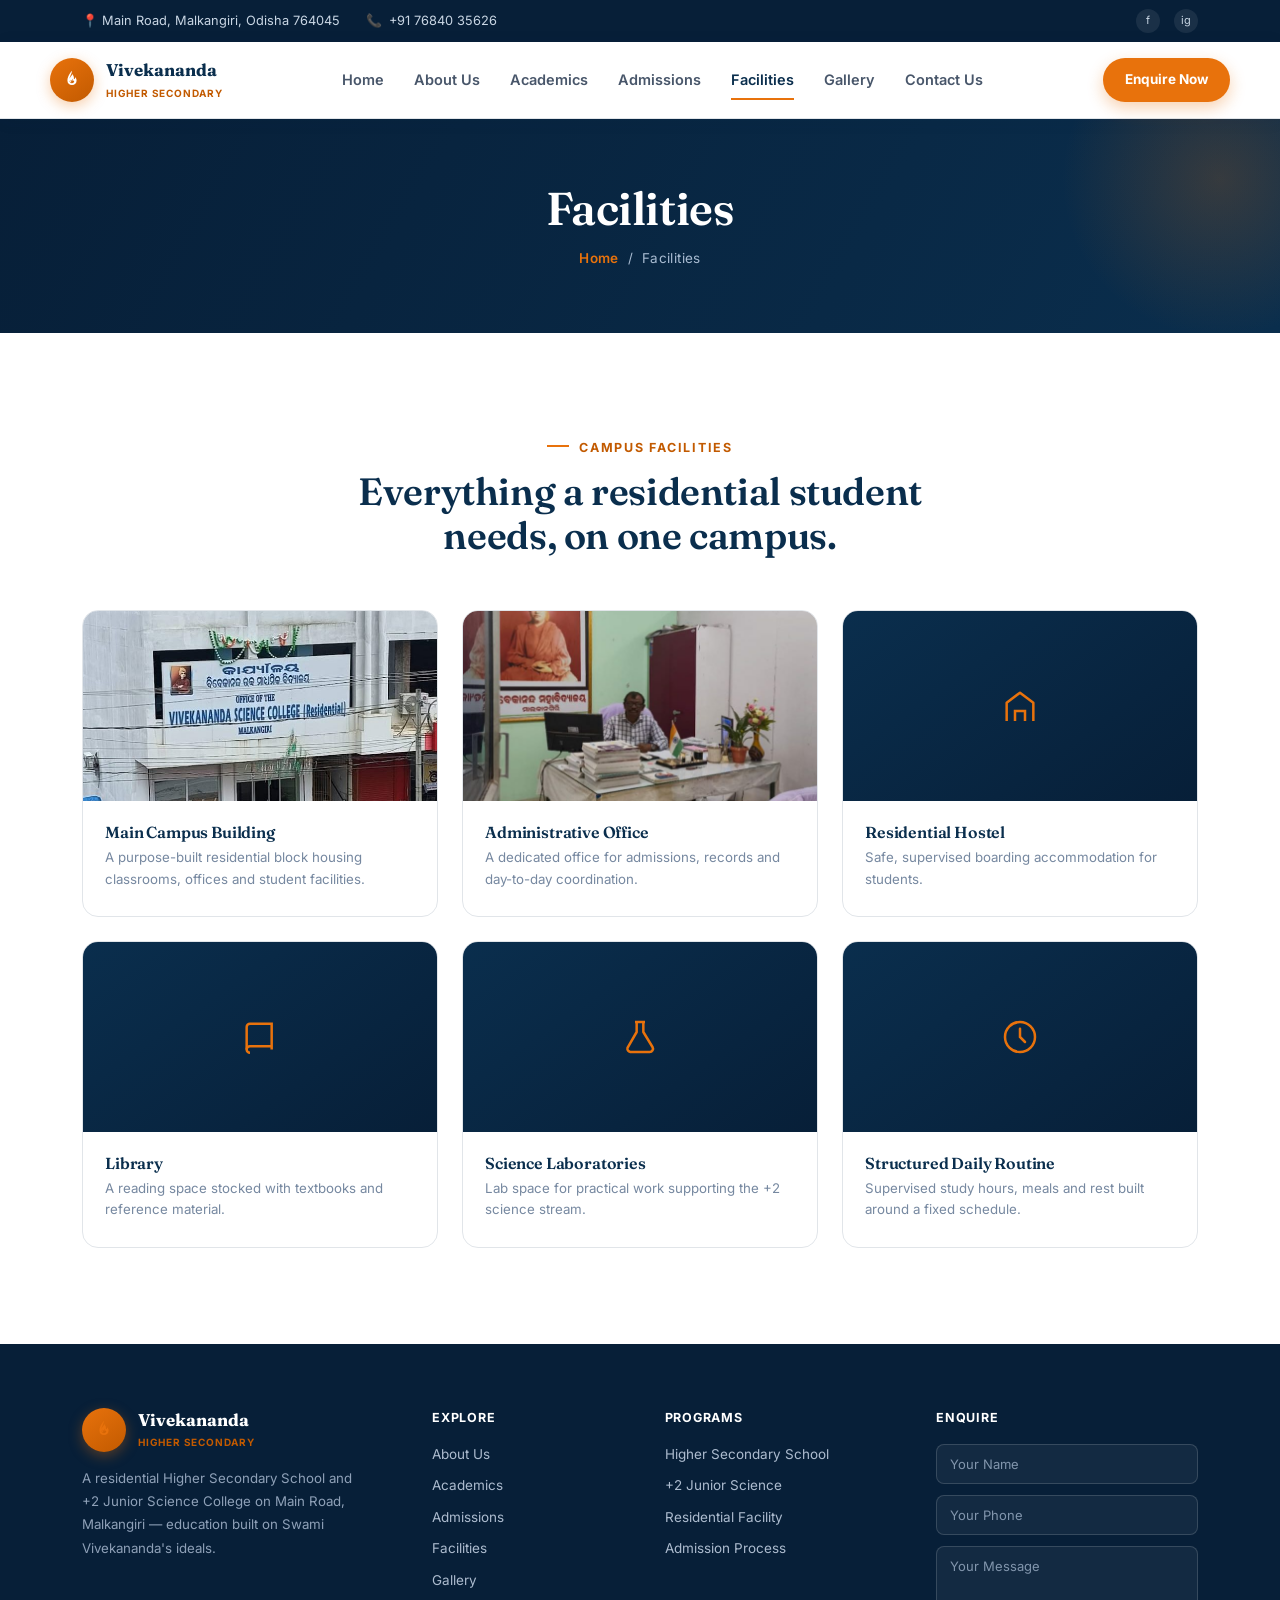
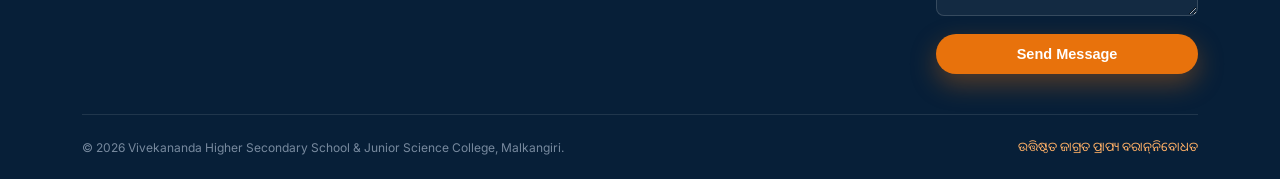
<file: facilities.html>
<!DOCTYPE html>
<html lang="en">
<head>
<meta charset="UTF-8">
<meta name="viewport" content="width=device-width, initial-scale=1.0">
<title>Facilities | Vivekananda Higher Secondary School, Malkangiri</title>
<meta name="description" content="Residential and campus facilities at Vivekananda Higher Secondary School and Junior Science College, Malkangiri.">
<link rel="preconnect" href="https://fonts.googleapis.com">
<link rel="preconnect" href="https://fonts.gstatic.com" crossorigin>
<link rel="stylesheet" href="style.css?v=3">
</head>
<body>
<div class="topbar">
  <div class="wrap">
    <div class="tb-left">
      <span>&#128205; Main Road, Malkangiri, Odisha 764045</span>
      <span>&#128222; <a href="tel:+917684035626">+91 76840 35626</a></span>
    </div>
    <div class="tb-right">
      <a href="#" aria-label="Facebook">f</a>
      <a href="#" aria-label="Instagram">ig</a>
    </div>
  </div>
</div>

<header class="site">
  <div class="wrap navrow">
    <a href="index.html" class="brand">
      <span class="brand-mark">
        <svg viewBox="0 0 24 24" width="22" height="22" fill="none"><path d="M12 2C12 2 7 7.5 7 12.5C7 15.5 9 17.5 12 17.5C15 17.5 17 15.5 17 12.5C17 10.8 16.2 9.6 15.4 8.6C15.6 10 15 11 14 11.2C14.6 9 13.5 7 12 5.5C12.2 7 11 8 10 9.2C9.3 10 9 11 9 12C9 13.5 10.2 14.5 11.5 14.3C10.5 13.6 10.3 12.6 10.8 11.7C11.2 12.6 12 13 12.7 12.5C12.3 11.8 12.5 11 13 10.5C13 12 13.5 13 14.5 13.3C14.2 14.6 13.2 15.5 12 15.5C10.3 15.5 9 14.1 9 12.3C9 8.5 12 5 12 2Z" fill="white"/></svg>
      </span>
      <span class="brand-text"><span class="name">Vivekananda</span><br><span class="sub">Higher Secondary</span></span>
    </a>
    <nav class="links">
      <a href="index.html">Home</a>
      <a href="about.html">About Us</a>
      <a href="academics.html">Academics</a>
      <a href="admissions.html">Admissions</a>
      <a href="facilities.html" class="active">Facilities</a>
      <a href="gallery.html">Gallery</a>
      <a href="contact.html">Contact Us</a>
    </nav>
    <a href="admissions.html" class="nav-cta">Enquire Now</a>
    <button class="burger" id="burgerBtn" aria-label="Open menu">&#9776;</button>
  </div>
</header>

<div class="mobile-nav" id="mobileNav">
  <button class="mnav-close" id="mnavClose">&times;</button>
  <a href="index.html">Home</a>
  <a href="about.html">About Us</a>
  <a href="academics.html">Academics</a>
  <a href="admissions.html">Admissions</a>
  <a href="facilities.html" class="active">Facilities</a>
  <a href="gallery.html">Gallery</a>
  <a href="contact.html">Contact Us</a>
  <a href="admissions.html" class="nav-cta">Enquire Now</a>
</div>
<section class="pagehero">
  <div class="wrap">
    <h1>Facilities</h1>
    <p class="crumb"><a href="index.html">Home</a> &nbsp;/&nbsp; Facilities</p>
  </div>
</section>

<section>
  <div class="wrap">
    <div class="section-head reveal">
      <span class="eyebrow">Campus Facilities</span>
      <h2>Everything a residential student needs, on one campus.</h2>
    </div>
    <div class="fac-grid">
      <div class="fac-card reveal">
        <div class="fimg"><img src="campus-main.jpg" alt="Vivekananda Science College campus building, Malkangiri"></div>
        <div class="fac-body"><h4>Main Campus Building</h4><p>A purpose-built residential block housing classrooms, offices and student facilities.</p></div>
      </div>
      <div class="fac-card reveal">
        <div class="fimg"><img src="principal-office.jpg" alt="Administrative office, Vivekananda Higher Secondary School"></div>
        <div class="fac-body"><h4>Administrative Office</h4><p>A dedicated office for admissions, records and day-to-day coordination.</p></div>
      </div>
      <div class="fac-card reveal">
        <div class="ficon"><svg width="40" height="40" viewBox="0 0 24 24" fill="none"><path d="M4 21V10l8-6 8 6v11" stroke="#e8720c" stroke-width="1.5" stroke-linejoin="round"/><path d="M9 21v-6h6v6" stroke="#e8720c" stroke-width="1.5"/></svg></div>
        <div class="fac-body"><h4>Residential Hostel</h4><p>Safe, supervised boarding accommodation for students.</p></div>
      </div>
      <div class="fac-card reveal">
        <div class="ficon"><svg width="40" height="40" viewBox="0 0 24 24" fill="none"><path d="M4 19.5V6a2 2 0 0 1 2-2h13v15.5" stroke="#e8720c" stroke-width="1.5"/><path d="M6 21.5a2 2 0 0 1 0-4h13" stroke="#e8720c" stroke-width="1.5"/></svg></div>
        <div class="fac-body"><h4>Library</h4><p>A reading space stocked with textbooks and reference material.</p></div>
      </div>
      <div class="fac-card reveal">
        <div class="ficon"><svg width="40" height="40" viewBox="0 0 24 24" fill="none"><path d="M9 3h6M10 3v6l-5.5 9.5A2 2 0 0 0 6.2 21h11.6a2 2 0 0 0 1.7-3L14 9V3" stroke="#e8720c" stroke-width="1.5" stroke-linejoin="round"/></svg></div>
        <div class="fac-body"><h4>Science Laboratories</h4><p>Lab space for practical work supporting the +2 science stream.</p></div>
      </div>
      <div class="fac-card reveal">
        <div class="ficon"><svg width="40" height="40" viewBox="0 0 24 24" fill="none"><circle cx="12" cy="12" r="9" stroke="#e8720c" stroke-width="1.5"/><path d="M12 7v5l3 3" stroke="#e8720c" stroke-width="1.5" stroke-linecap="round"/></svg></div>
        <div class="fac-body"><h4>Structured Daily Routine</h4><p>Supervised study hours, meals and rest built around a fixed schedule.</p></div>
      </div>
    </div>
  </div>
</section>
<footer>
  <div class="wrap">
    <div class="foot-grid">
      <div class="foot-brand">
        <a href="index.html" class="brand">
          <span class="brand-mark">
            <svg viewBox="0 0 24 24" width="22" height="22" fill="none"><path d="M12 2C12 2 7 7.5 7 12.5C7 15.5 9 17.5 12 17.5C15 17.5 17 15.5 17 12.5C17 10.8 16.2 9.6 15.4 8.6C15.6 10 15 11 14 11.2C14.6 9 13.5 7 12 5.5C12.2 7 11 8 10 9.2C9.3 10 9 11 9 12C9 13.5 10.2 14.5 11.5 14.3C10.5 13.6 10.3 12.6 10.8 11.7C11.2 12.6 12 13 12.7 12.5C12.3 11.8 12.5 11 13 10.5C13 12 13.5 13 14.5 13.3C14.2 14.6 13.2 15.5 12 15.5C10.3 15.5 9 14.1 9 12.3C9 8.5 12 5 12 2Z" fill="#e8720c"/></svg>
          </span>
          <span class="brand-text"><span class="name">Vivekananda</span><br><span class="sub">Higher Secondary</span></span>
        </a>
        <p>A residential Higher Secondary School and +2 Junior Science College on Main Road, Malkangiri &mdash; education built on Swami Vivekananda's ideals.</p>
      </div>
      <div>
        <h5>Explore</h5>
        <ul>
          <li><a href="about.html">About Us</a></li>
          <li><a href="academics.html">Academics</a></li>
          <li><a href="admissions.html">Admissions</a></li>
          <li><a href="facilities.html">Facilities</a></li>
          <li><a href="gallery.html">Gallery</a></li>
        </ul>
      </div>
      <div>
        <h5>Programs</h5>
        <ul>
          <li><a href="academics.html">Higher Secondary School</a></li>
          <li><a href="academics.html">+2 Junior Science</a></li>
          <li><a href="facilities.html">Residential Facility</a></li>
          <li><a href="admissions.html">Admission Process</a></li>
        </ul>
      </div>
      <div>
        <h5>Enquire</h5>
        <form class="enquiry-box demo-form">
          <input type="text" placeholder="Your Name" required>
          <input type="tel" placeholder="Your Phone" required>
          <textarea placeholder="Your Message"></textarea>
          <button type="submit" class="btn btn-primary">Send Message</button>
        </form>
      </div>
    </div>
    <div class="foot-bottom">
      <span>&copy; 2026 Vivekananda Higher Secondary School &amp; Junior Science College, Malkangiri.</span>
      <span class="odia">ଉତ୍ତିଷ୍ଠତ ଜାଗ୍ରତ ପ୍ରାପ୍ୟ ବରାନ୍‌ନିବୋଧତ</span>
    </div>
  </div>
</footer>
<script src="main.js"></script>
</body>
</html>
</file>
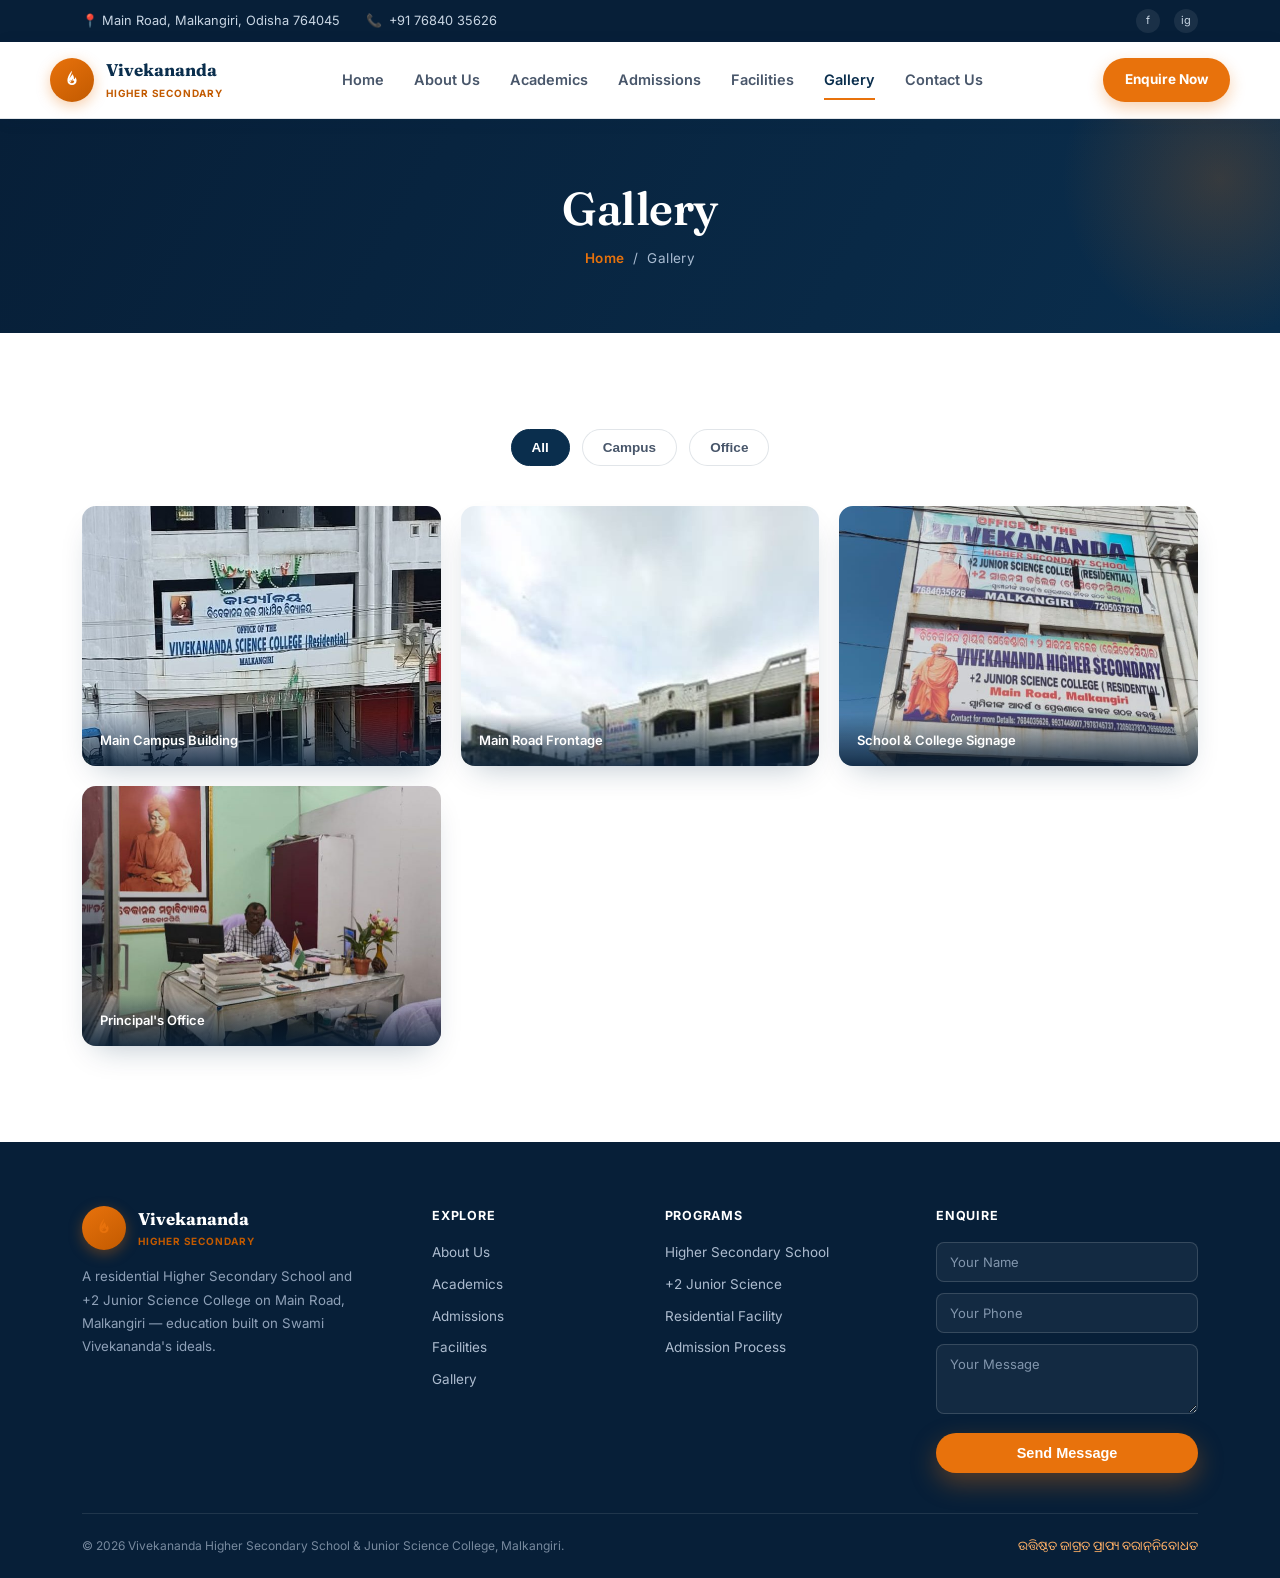
<file: gallery.html>
<!DOCTYPE html>
<html lang="en">
<head>
<meta charset="UTF-8">
<meta name="viewport" content="width=device-width, initial-scale=1.0">
<title>Gallery | Vivekananda Higher Secondary School, Malkangiri</title>
<meta name="description" content="Photo gallery of the Vivekananda Higher Secondary School and Junior Science College campus, Malkangiri.">
<link rel="preconnect" href="https://fonts.googleapis.com">
<link rel="preconnect" href="https://fonts.gstatic.com" crossorigin>
<link rel="stylesheet" href="style.css?v=3">
</head>
<body>
<div class="topbar">
  <div class="wrap">
    <div class="tb-left">
      <span>&#128205; Main Road, Malkangiri, Odisha 764045</span>
      <span>&#128222; <a href="tel:+917684035626">+91 76840 35626</a></span>
    </div>
    <div class="tb-right">
      <a href="#" aria-label="Facebook">f</a>
      <a href="#" aria-label="Instagram">ig</a>
    </div>
  </div>
</div>

<header class="site">
  <div class="wrap navrow">
    <a href="index.html" class="brand">
      <span class="brand-mark">
        <svg viewBox="0 0 24 24" width="22" height="22" fill="none"><path d="M12 2C12 2 7 7.5 7 12.5C7 15.5 9 17.5 12 17.5C15 17.5 17 15.5 17 12.5C17 10.8 16.2 9.6 15.4 8.6C15.6 10 15 11 14 11.2C14.6 9 13.5 7 12 5.5C12.2 7 11 8 10 9.2C9.3 10 9 11 9 12C9 13.5 10.2 14.5 11.5 14.3C10.5 13.6 10.3 12.6 10.8 11.7C11.2 12.6 12 13 12.7 12.5C12.3 11.8 12.5 11 13 10.5C13 12 13.5 13 14.5 13.3C14.2 14.6 13.2 15.5 12 15.5C10.3 15.5 9 14.1 9 12.3C9 8.5 12 5 12 2Z" fill="white"/></svg>
      </span>
      <span class="brand-text"><span class="name">Vivekananda</span><br><span class="sub">Higher Secondary</span></span>
    </a>
    <nav class="links">
      <a href="index.html">Home</a>
      <a href="about.html">About Us</a>
      <a href="academics.html">Academics</a>
      <a href="admissions.html">Admissions</a>
      <a href="facilities.html">Facilities</a>
      <a href="gallery.html" class="active">Gallery</a>
      <a href="contact.html">Contact Us</a>
    </nav>
    <a href="admissions.html" class="nav-cta">Enquire Now</a>
    <button class="burger" id="burgerBtn" aria-label="Open menu">&#9776;</button>
  </div>
</header>

<div class="mobile-nav" id="mobileNav">
  <button class="mnav-close" id="mnavClose">&times;</button>
  <a href="index.html">Home</a>
  <a href="about.html">About Us</a>
  <a href="academics.html">Academics</a>
  <a href="admissions.html">Admissions</a>
  <a href="facilities.html">Facilities</a>
  <a href="gallery.html" class="active">Gallery</a>
  <a href="contact.html">Contact Us</a>
  <a href="admissions.html" class="nav-cta">Enquire Now</a>
</div>
<section class="pagehero">
  <div class="wrap">
    <h1>Gallery</h1>
    <p class="crumb"><a href="index.html">Home</a> &nbsp;/&nbsp; Gallery</p>
  </div>
</section>

<section>
  <div class="wrap">
    <div class="gal-filter reveal">
      <button class="active" data-filter="all">All</button>
      <button data-filter="campus">Campus</button>
      <button data-filter="office">Office</button>
    </div>
    <div class="gal-grid">
      <div class="gal-item reveal" data-cat="campus">
        <img src="campus-main.jpg" alt="Vivekananda Science College main building">
        <div class="gal-cap">Main Campus Building</div>
      </div>
      <div class="gal-item reveal" data-cat="campus">
        <img src="campus-street.jpg" alt="Street view of the campus, Main Road Malkangiri">
        <div class="gal-cap">Main Road Frontage</div>
      </div>
      <div class="gal-item reveal" data-cat="campus">
        <img src="campus-signage.jpg" alt="School signage board">
        <div class="gal-cap">School &amp; College Signage</div>
      </div>
      <div class="gal-item reveal" data-cat="office">
        <img src="principal-office.jpg" alt="Principal's office">
        <div class="gal-cap">Principal's Office</div>
      </div>
    </div>
  </div>
</section>
<footer>
  <div class="wrap">
    <div class="foot-grid">
      <div class="foot-brand">
        <a href="index.html" class="brand">
          <span class="brand-mark">
            <svg viewBox="0 0 24 24" width="22" height="22" fill="none"><path d="M12 2C12 2 7 7.5 7 12.5C7 15.5 9 17.5 12 17.5C15 17.5 17 15.5 17 12.5C17 10.8 16.2 9.6 15.4 8.6C15.6 10 15 11 14 11.2C14.6 9 13.5 7 12 5.5C12.2 7 11 8 10 9.2C9.3 10 9 11 9 12C9 13.5 10.2 14.5 11.5 14.3C10.5 13.6 10.3 12.6 10.8 11.7C11.2 12.6 12 13 12.7 12.5C12.3 11.8 12.5 11 13 10.5C13 12 13.5 13 14.5 13.3C14.2 14.6 13.2 15.5 12 15.5C10.3 15.5 9 14.1 9 12.3C9 8.5 12 5 12 2Z" fill="#e8720c"/></svg>
          </span>
          <span class="brand-text"><span class="name">Vivekananda</span><br><span class="sub">Higher Secondary</span></span>
        </a>
        <p>A residential Higher Secondary School and +2 Junior Science College on Main Road, Malkangiri &mdash; education built on Swami Vivekananda's ideals.</p>
      </div>
      <div>
        <h5>Explore</h5>
        <ul>
          <li><a href="about.html">About Us</a></li>
          <li><a href="academics.html">Academics</a></li>
          <li><a href="admissions.html">Admissions</a></li>
          <li><a href="facilities.html">Facilities</a></li>
          <li><a href="gallery.html">Gallery</a></li>
        </ul>
      </div>
      <div>
        <h5>Programs</h5>
        <ul>
          <li><a href="academics.html">Higher Secondary School</a></li>
          <li><a href="academics.html">+2 Junior Science</a></li>
          <li><a href="facilities.html">Residential Facility</a></li>
          <li><a href="admissions.html">Admission Process</a></li>
        </ul>
      </div>
      <div>
        <h5>Enquire</h5>
        <form class="enquiry-box demo-form">
          <input type="text" placeholder="Your Name" required>
          <input type="tel" placeholder="Your Phone" required>
          <textarea placeholder="Your Message"></textarea>
          <button type="submit" class="btn btn-primary">Send Message</button>
        </form>
      </div>
    </div>
    <div class="foot-bottom">
      <span>&copy; 2026 Vivekananda Higher Secondary School &amp; Junior Science College, Malkangiri.</span>
      <span class="odia">ଉତ୍ତିଷ୍ଠତ ଜାଗ୍ରତ ପ୍ରାପ୍ୟ ବରାନ୍‌ନିବୋଧତ</span>
    </div>
  </div>
</footer>
<script src="main.js"></script>
</body>
</html>
</file>
<file: style.css>
@import url('https://fonts.googleapis.com/css2?family=Fraunces:opsz,wght@9..144,500;9..144,600;9..144,700;9..144,900&family=Inter:wght@400;500;600;700;800&family=Noto+Sans+Oriya:wght@600;700&display=swap');

:root{
  --navy:#0a2e4d;
  --navy-deep:#071f38;
  --white:#ffffff;
  --paper:#f8f6f1;
  --saffron:#e8720c;
  --saffron-deep:#c25a00;
  --ink:#16232f;
  --slate:#48566a;
  --slate-soft:#7688a0;
  --line:rgba(10,46,77,0.12);
  --shadow:0 20px 50px -20px rgba(10,46,77,0.35);
}
*{margin:0;padding:0;box-sizing:border-box;}
html{scroll-behavior:smooth;}
body{font-family:'Inter',sans-serif;color:var(--ink);background:var(--white);line-height:1.6;-webkit-font-smoothing:antialiased;overflow-x:hidden;}
h1,h2,h3,h4{font-family:'Fraunces',serif;font-weight:600;color:var(--navy);line-height:1.15;letter-spacing:-0.01em;}
.odia{font-family:'Noto Sans Oriya','Fraunces',serif;}
a{color:inherit;text-decoration:none;}
ul{list-style:none;}
img{max-width:100%;display:block;}
.wrap{max-width:1180px;margin:0 auto;padding:0 32px;}
section{padding:96px 0;}
@media (max-width:600px){section{padding:64px 0;}}

.eyebrow{display:inline-flex;align-items:flex-start;gap:10px;font-size:12.5px;font-weight:700;letter-spacing:0.14em;text-transform:uppercase;color:var(--saffron-deep);}
.eyebrow::before{content:'';width:22px;height:2px;background:var(--saffron);display:inline-block;flex-shrink:0;margin-top:7px;}

/* ---------- TOPBAR ---------- */
.topbar{background:var(--navy-deep);color:#c9d6e4;font-size:12.8px;padding:9px 0;}
.topbar .wrap{display:flex;justify-content:space-between;align-items:center;flex-wrap:wrap;gap:6px;}
.topbar .tb-left{display:flex;gap:26px;flex-wrap:wrap;}
.topbar .tb-left span{display:inline-flex;align-items:center;gap:7px;}
.topbar a{color:#c9d6e4;}
.topbar .tb-right{display:flex;gap:14px;}
.topbar .tb-right a{width:24px;height:24px;border-radius:50%;background:rgba(255,255,255,0.08);display:flex;align-items:center;justify-content:center;font-size:11px;}

/* ---------- HEADER ---------- */
header.site{background:var(--white);border-bottom:1px solid var(--line);position:sticky;top:0;z-index:200;box-shadow:0 2px 18px rgba(10,46,77,0.05);}
.navrow{display:flex;align-items:center;justify-content:space-between;padding:16px 0;}
.brand{display:flex;align-items:center;gap:12px;}
.brand-mark{width:44px;height:44px;border-radius:50%;background:linear-gradient(145deg,var(--saffron),var(--saffron-deep));display:flex;align-items:center;justify-content:center;flex-shrink:0;box-shadow:0 4px 14px rgba(232,114,12,0.35);}
.brand-text{line-height:1.25;}
.brand-text .name{font-family:'Fraunces',serif;font-weight:700;font-size:17px;color:var(--navy);}
.brand-text .sub{font-size:10px;letter-spacing:0.08em;text-transform:uppercase;color:var(--saffron-deep);font-weight:700;}
nav.links{display:flex;gap:30px;}
nav.links a{font-size:14.5px;font-weight:600;color:var(--slate);position:relative;padding:6px 0;transition:color .2s;}
nav.links a:hover,nav.links a.active{color:var(--navy);}
nav.links a::after{content:'';position:absolute;left:0;bottom:-2px;width:0;height:2px;background:var(--saffron);transition:width .25s ease;}
nav.links a:hover::after,nav.links a.active::after{width:100%;}
.nav-cta{background:var(--saffron);color:var(--white)!important;padding:11px 22px;border-radius:100px;font-weight:700;font-size:13.5px;box-shadow:0 6px 16px rgba(232,114,12,0.32);transition:transform .2s,box-shadow .2s;white-space:nowrap;}
.nav-cta:hover{transform:translateY(-2px);box-shadow:0 10px 20px rgba(232,114,12,0.4);}
.burger{display:none;width:38px;height:38px;border-radius:8px;border:1px solid var(--line);color:var(--navy);background:none;font-size:18px;}

.mobile-nav{display:none;position:fixed;top:0;right:0;width:78%;max-width:320px;height:100vh;background:var(--navy-deep);z-index:300;padding:90px 30px 30px;transform:translateX(100%);transition:transform .35s ease;box-shadow:-10px 0 40px rgba(0,0,0,0.3);}
.mobile-nav.open{transform:translateX(0);display:block;}
.mobile-nav a{display:block;color:var(--white);font-size:16.5px;font-weight:500;padding:13px 0;border-bottom:1px solid rgba(255,255,255,0.08);}
.mobile-nav .nav-cta{display:inline-block;margin-top:22px;}
.mnav-close{position:absolute;top:22px;right:22px;color:var(--white);font-size:24px;background:none;border:none;}

/* ---------- PAGE HERO BANNER (inner pages) ---------- */
.pagehero{background:linear-gradient(120deg,var(--navy-deep),var(--navy));padding:64px 0;position:relative;overflow:hidden;}
.pagehero::before{content:'';position:absolute;top:-100px;right:-100px;width:320px;height:320px;border-radius:50%;background:radial-gradient(circle,rgba(232,114,12,0.2),transparent 70%);}
.pagehero .wrap{position:relative;z-index:2;text-align:center;}
.pagehero h1{color:var(--white);font-size:clamp(30px,4.2vw,46px);}
.pagehero .crumb{margin-top:12px;color:#a9bcd2;font-size:13.5px;letter-spacing:0.03em;}
.pagehero .crumb a{color:var(--saffron);font-weight:600;}

/* ---------- HOME HERO ---------- */
.hero{background:var(--paper);position:relative;overflow:hidden;padding:72px 0 0;}
.hero .wrap{display:grid;grid-template-columns:1fr 0.92fr;gap:56px;align-items:center;padding-bottom:64px;}
.hero h1{font-size:clamp(32px,4.6vw,52px);margin-top:16px;}
.hero h1 em{font-style:normal;color:var(--saffron);}
.hero-lede{margin-top:20px;color:var(--slate);font-size:16px;max-width:460px;line-height:1.75;}
.hero-ctas{display:flex;gap:16px;margin-top:32px;flex-wrap:wrap;}
.btn{display:inline-flex;align-items:center;gap:8px;padding:15px 28px;border-radius:100px;font-weight:700;font-size:14.5px;transition:all .25s ease;border:1.5px solid transparent;}
.btn-primary{background:var(--saffron);color:var(--white);box-shadow:0 10px 26px rgba(232,114,12,0.35);}
.btn-primary:hover{transform:translateY(-2px);box-shadow:0 14px 30px rgba(232,114,12,0.45);}
.btn-ghost{border-color:var(--navy);color:var(--navy);}
.btn-ghost:hover{background:var(--navy);color:var(--white);}
.hero-visual{position:relative;}
.hero-visual::before{content:'';position:absolute;inset:-14px -14px auto auto;width:75%;height:75%;background:var(--saffron);border-radius:18px;z-index:0;}
.hero-visual img{position:relative;z-index:1;border-radius:16px;box-shadow:var(--shadow);width:100%;height:400px;object-fit:cover;}
.hero-visual .odia-tag{position:absolute;z-index:2;left:-18px;bottom:-18px;background:var(--navy);color:var(--white);padding:16px 20px;border-radius:12px;max-width:230px;box-shadow:0 16px 30px rgba(10,46,77,0.3);}
.hero-visual .odia-tag .odia{color:#ffd9ab;font-size:13.5px;font-weight:700;line-height:1.7;}

/* quick-value strip */
.quickvals{background:var(--white);}
.qv-grid{display:grid;grid-template-columns:repeat(4,1fr);gap:1px;background:var(--line);border:1px solid var(--line);border-radius:16px;overflow:hidden;box-shadow:var(--shadow);transform:translateY(-56px);margin-bottom:-32px;}
.qv-item{background:var(--white);padding:28px 22px;display:flex;gap:14px;align-items:flex-start;min-width:0;}
.qv-item .ic{width:42px;height:42px;border-radius:10px;background:rgba(232,114,12,0.1);display:flex;align-items:center;justify-content:center;flex-shrink:0;}
.qv-item .qv-text{min-width:0;}
.qv-item h4{font-size:14.5px;margin-bottom:4px;word-wrap:break-word;}
.qv-item p{font-size:12.5px;color:var(--slate-soft);line-height:1.5;word-wrap:break-word;}

/* feature split (nurturing) */
.feature-split{background:var(--white);padding-top:40px;}
.fs-grid{display:grid;grid-template-columns:0.9fr 1.1fr;gap:56px;align-items:center;}
.fs-grid img{border-radius:14px;box-shadow:var(--shadow);width:100%;height:340px;object-fit:cover;}
.fs-text p{color:var(--slate);margin-top:16px;font-size:15.5px;line-height:1.8;}
.pullquote{margin-top:26px;padding:22px 24px;border-left:3px solid var(--saffron);background:rgba(232,114,12,0.06);border-radius:0 10px 10px 0;}
.pullquote p{font-family:'Fraunces',serif;font-size:17.5px;color:var(--navy);font-weight:500;margin:0;line-height:1.5;}
.pullquote span{display:block;margin-top:8px;font-family:'Inter',sans-serif;font-size:12px;color:var(--slate-soft);letter-spacing:0.04em;text-transform:uppercase;font-weight:700;}

/* stats strip */
.statstrip{background:var(--navy);}
.statstrip .wrap{display:grid;grid-template-columns:repeat(4,1fr);}
.stat{padding:40px 20px;text-align:center;border-right:1px solid rgba(255,255,255,0.1);}
.stat:last-child{border-right:none;}
.stat .n{font-family:'Fraunces',serif;font-weight:700;font-size:32px;color:var(--white);}
.stat .l{font-size:12px;letter-spacing:0.06em;text-transform:uppercase;color:#a9bcd2;margin-top:6px;}

/* generic section head */
.section-head{max-width:640px;margin:0 auto 52px;text-align:center;}
.section-head h2{font-size:clamp(26px,3.2vw,38px);margin-top:12px;}
.section-head p{margin-top:14px;color:var(--slate);font-size:15.5px;line-height:1.75;}
.section-head.left{text-align:left;margin:0 0 52px;}

/* card grids (values/programs/facilities) */
.card-grid{display:grid;gap:24px;}
.card-grid.cols-4{grid-template-columns:repeat(4,1fr);}
.card-grid.cols-3{grid-template-columns:repeat(3,1fr);}
.value-card{border:1px solid var(--line);border-radius:16px;padding:30px 24px;text-align:center;transition:all .3s ease;}
.value-card:hover{transform:translateY(-6px);box-shadow:var(--shadow);border-color:transparent;}
.value-card .ic{width:52px;height:52px;border-radius:12px;background:linear-gradient(145deg,var(--navy),var(--navy-deep));display:flex;align-items:center;justify-content:center;margin:0 auto 18px;}
.value-card h4{font-size:16px;margin-bottom:8px;}
.value-card p{font-size:13.3px;color:var(--slate-soft);line-height:1.6;}

.prog-card{border:1px solid var(--line);border-radius:16px;padding:34px 28px;transition:all .3s ease;}
.prog-card:hover{transform:translateY(-6px);box-shadow:var(--shadow);border-color:transparent;}
.prog-card .icn{width:52px;height:52px;border-radius:12px;background:linear-gradient(145deg,var(--navy),var(--navy-deep));display:flex;align-items:center;justify-content:center;margin-bottom:22px;}
.prog-card h3{font-size:19px;margin-bottom:10px;}
.prog-card p{color:var(--slate);font-size:14.3px;line-height:1.7;}
.prog-card .badge{display:inline-block;margin-top:15px;font-size:10.8px;font-weight:700;letter-spacing:0.05em;text-transform:uppercase;color:var(--saffron-deep);background:rgba(232,114,12,0.1);padding:6px 12px;border-radius:100px;}

/* about page legacy */
.legacy{background:var(--paper);}
.legacy-grid{display:grid;grid-template-columns:0.95fr 1.05fr;gap:60px;align-items:center;}
.legacy-grid img{border-radius:14px;box-shadow:var(--shadow);width:100%;height:400px;object-fit:cover;}
.legacy-text p{color:var(--slate);margin-top:16px;font-size:15.5px;line-height:1.8;}
.legacy-list{margin-top:20px;display:grid;gap:10px;}
.legacy-list li{display:flex;gap:10px;align-items:flex-start;font-size:14.5px;color:var(--slate);}
.legacy-list li .dot{width:7px;height:7px;border-radius:50%;background:var(--saffron);margin-top:7px;flex-shrink:0;}

/* academics subjects */
.subject-grid{display:grid;grid-template-columns:repeat(5,1fr);gap:18px;}
.subj-card{border:1px solid var(--line);border-radius:14px;padding:24px 14px;text-align:center;}
.subj-card .ic{width:44px;height:44px;margin:0 auto 12px;border-radius:10px;background:rgba(232,114,12,0.1);display:flex;align-items:center;justify-content:center;}
.subj-card h5{font-size:13.5px;color:var(--navy);}

/* admissions steps */
.steps{display:grid;gap:22px;}
.step{display:flex;gap:20px;align-items:flex-start;padding:22px 0;border-bottom:1px solid var(--line);}
.step:last-child{border-bottom:none;}
.step .snum{width:40px;height:40px;border-radius:10px;background:var(--saffron);color:var(--white);display:flex;align-items:center;justify-content:center;font-family:'Fraunces',serif;font-weight:700;font-size:15px;flex-shrink:0;}
.step h4{font-size:16px;margin-bottom:5px;}
.step p{font-size:13.8px;color:var(--slate-soft);line-height:1.6;}

.admit-side{display:grid;gap:20px;align-content:start;}
.doc-card{border:1px solid var(--line);border-radius:16px;padding:26px;}
.doc-card h4{font-size:15.5px;margin-bottom:14px;}
.doc-card ul li{font-size:13.8px;color:var(--slate);padding:7px 0;display:flex;gap:9px;align-items:center;}
.doc-card ul li::before{content:'✓';color:var(--saffron);font-weight:700;}
.cta-card{background:var(--navy);color:var(--white);border-radius:16px;padding:26px;}
.cta-card h4{color:var(--white);font-size:15.5px;margin-bottom:6px;}
.cta-card p{font-size:13px;color:#c9d6e4;margin-bottom:16px;}
.cta-card .btn-primary{width:100%;justify-content:center;}

/* facilities grid */
.fac-grid{display:grid;grid-template-columns:repeat(3,1fr);gap:24px;}
.fac-card{border-radius:16px;overflow:hidden;border:1px solid var(--line);}
.fac-card .fimg{height:190px;overflow:hidden;}
.fac-card .fimg img{width:100%;height:100%;object-fit:cover;transition:transform .5s ease;}
.fac-card:hover .fimg img{transform:scale(1.07);}
.fac-card .ficon{height:190px;background:linear-gradient(145deg,var(--navy),var(--navy-deep));display:flex;align-items:center;justify-content:center;}
.fac-body{padding:22px 22px 26px;}
.fac-body h4{font-size:16px;margin-bottom:6px;}
.fac-body p{font-size:13.3px;color:var(--slate-soft);line-height:1.6;}

/* gallery */
.gal-filter{display:flex;gap:12px;justify-content:center;margin-bottom:40px;flex-wrap:wrap;}
.gal-filter button{border:1px solid var(--line);background:var(--white);padding:10px 20px;border-radius:100px;font-size:13.5px;font-weight:600;color:var(--slate);cursor:pointer;transition:all .2s;}
.gal-filter button.active,.gal-filter button:hover{background:var(--navy);color:var(--white);border-color:var(--navy);}
.gal-grid{display:grid;grid-template-columns:repeat(3,1fr);gap:20px;}
.gal-item{border-radius:14px;overflow:hidden;position:relative;box-shadow:0 14px 30px -14px rgba(10,46,77,0.3);}
.gal-item img{width:100%;height:260px;object-fit:cover;transition:transform .5s ease;}
.gal-item:hover img{transform:scale(1.06);}
.gal-cap{position:absolute;left:0;right:0;bottom:0;padding:16px 18px;background:linear-gradient(to top,rgba(7,31,56,0.85),transparent);color:var(--white);font-size:13px;font-weight:600;}

/* contact */
.contact-grid{display:grid;grid-template-columns:0.85fr 1.15fr;gap:56px;}
.contact-info{display:grid;gap:18px;align-content:start;}
.info-card{border:1px solid var(--line);border-radius:14px;padding:22px;display:flex;gap:16px;align-items:flex-start;}
.info-card .ic{width:42px;height:42px;border-radius:10px;background:rgba(232,114,12,0.1);display:flex;align-items:center;justify-content:center;flex-shrink:0;}
.info-card h5{font-size:14.5px;margin-bottom:4px;}
.info-card p,.info-card a{font-size:13.5px;color:var(--slate-soft);line-height:1.6;display:block;}
.contact-form{border:1px solid var(--line);border-radius:16px;padding:34px;background:var(--paper);}
.contact-form h3{font-size:20px;margin-bottom:22px;}
.form-row{display:grid;grid-template-columns:1fr 1fr;gap:16px;margin-bottom:16px;}
.contact-form input,.contact-form textarea{width:100%;padding:13px 16px;border:1px solid var(--line);border-radius:10px;font-family:'Inter',sans-serif;font-size:14px;background:var(--white);}
.contact-form textarea{margin-bottom:20px;min-height:110px;resize:vertical;}
.contact-form .btn-primary{width:100%;justify-content:center;border:none;cursor:pointer;}
.map-embed{margin-top:56px;border-radius:16px;overflow:hidden;box-shadow:var(--shadow);}
.map-embed iframe{width:100%;height:380px;border:0;display:block;}

/* enquiry footer form */
.enquiry-box input,.enquiry-box textarea{width:100%;padding:11px 13px;border:1px solid rgba(255,255,255,0.15);border-radius:8px;background:rgba(255,255,255,0.05);color:var(--white);font-size:13px;margin-bottom:11px;font-family:'Inter',sans-serif;}
.enquiry-box textarea{min-height:70px;resize:vertical;}
.enquiry-box .btn-primary{width:100%;justify-content:center;border:none;cursor:pointer;padding:12px;}
.enquiry-box ::placeholder{color:#8296ad;}

/* footer */
footer{background:var(--navy-deep);color:#c9d6e4;padding:64px 0 0;}
.foot-grid{display:grid;grid-template-columns:1.2fr 0.75fr 0.9fr 1fr;gap:36px;padding-bottom:40px;border-bottom:1px solid rgba(255,255,255,0.1);}
.foot-brand .brand-text .name{color:var(--white);}
.foot-brand p{margin-top:15px;font-size:13.3px;color:#8fa1b8;max-width:270px;line-height:1.75;}
footer h5{color:var(--white);font-size:12.5px;letter-spacing:0.06em;text-transform:uppercase;margin-bottom:16px;font-weight:700;}
footer ul li{margin-bottom:10px;font-size:13.5px;}
footer ul li a{color:#adbccf;transition:color .2s;}
footer ul li a:hover{color:var(--saffron);}
.foot-contact li{display:flex;gap:9px;align-items:flex-start;color:#adbccf;font-size:13.3px;margin-bottom:12px;line-height:1.5;}
.foot-bottom{padding:22px 0;display:flex;justify-content:space-between;align-items:center;font-size:12px;color:#77899e;flex-wrap:wrap;gap:8px;}
.foot-bottom .odia{color:#ffb066;font-size:12.5px;}

.reveal{opacity:0;transform:translateY(24px);transition:opacity .7s ease,transform .7s ease;}
.reveal.in{opacity:1;transform:translateY(0);}
@media (prefers-reduced-motion:reduce){.reveal{opacity:1;transform:none;transition:none;}}

@media (max-width:980px){
  .wrap{padding:0 22px;}
  .topbar{display:none;}
  nav.links{display:none;}
  .nav-cta{display:none;}
  .burger{display:block;}
  .navrow{gap:14px;}
  .brand-mark{width:36px;height:36px;}
  .brand-text .name{font-size:15px;}
  .brand-text .sub{display:none;}
  .hero .wrap{grid-template-columns:1fr;padding-bottom:40px;}
  .hero-visual{margin-top:20px;}
  .qv-grid{grid-template-columns:repeat(2,1fr);transform:none;margin-bottom:0;margin-top:36px;}
  .fs-grid{grid-template-columns:1fr;gap:40px;}
  .card-grid.cols-4{grid-template-columns:repeat(2,1fr);}
  .card-grid.cols-3{grid-template-columns:1fr;}
  .legacy-grid{grid-template-columns:1fr;gap:40px;}
  .subject-grid{grid-template-columns:repeat(3,1fr);}
  .fac-grid{grid-template-columns:1fr 1fr;}
  .gal-grid{grid-template-columns:1fr 1fr;}
  .contact-grid{grid-template-columns:1fr;gap:40px;}
  .foot-grid{grid-template-columns:1fr 1fr;}
  .statstrip .wrap{grid-template-columns:repeat(2,1fr);}
  .stat{border-bottom:1px solid rgba(255,255,255,0.1);}
}
@media (max-width:600px){
  .card-grid.cols-4{grid-template-columns:1fr;}
  .subject-grid{grid-template-columns:repeat(2,1fr);}
  .fac-grid{grid-template-columns:1fr;}
  .gal-grid{grid-template-columns:1fr;}
  .foot-grid{grid-template-columns:1fr;}
  .form-row{grid-template-columns:1fr;}
  .brand-text .sub{max-width:130px;overflow:hidden;text-overflow:ellipsis;}
  .hero-ctas .btn{flex:1 1 auto;justify-content:center;text-align:center;}
  .pagehero{padding:48px 0;}
}
@media (max-width:420px){
  .qv-grid{grid-template-columns:1fr;}
}
@media (max-width:360px){
  .brand-text .sub{display:none;}
}
</file>
